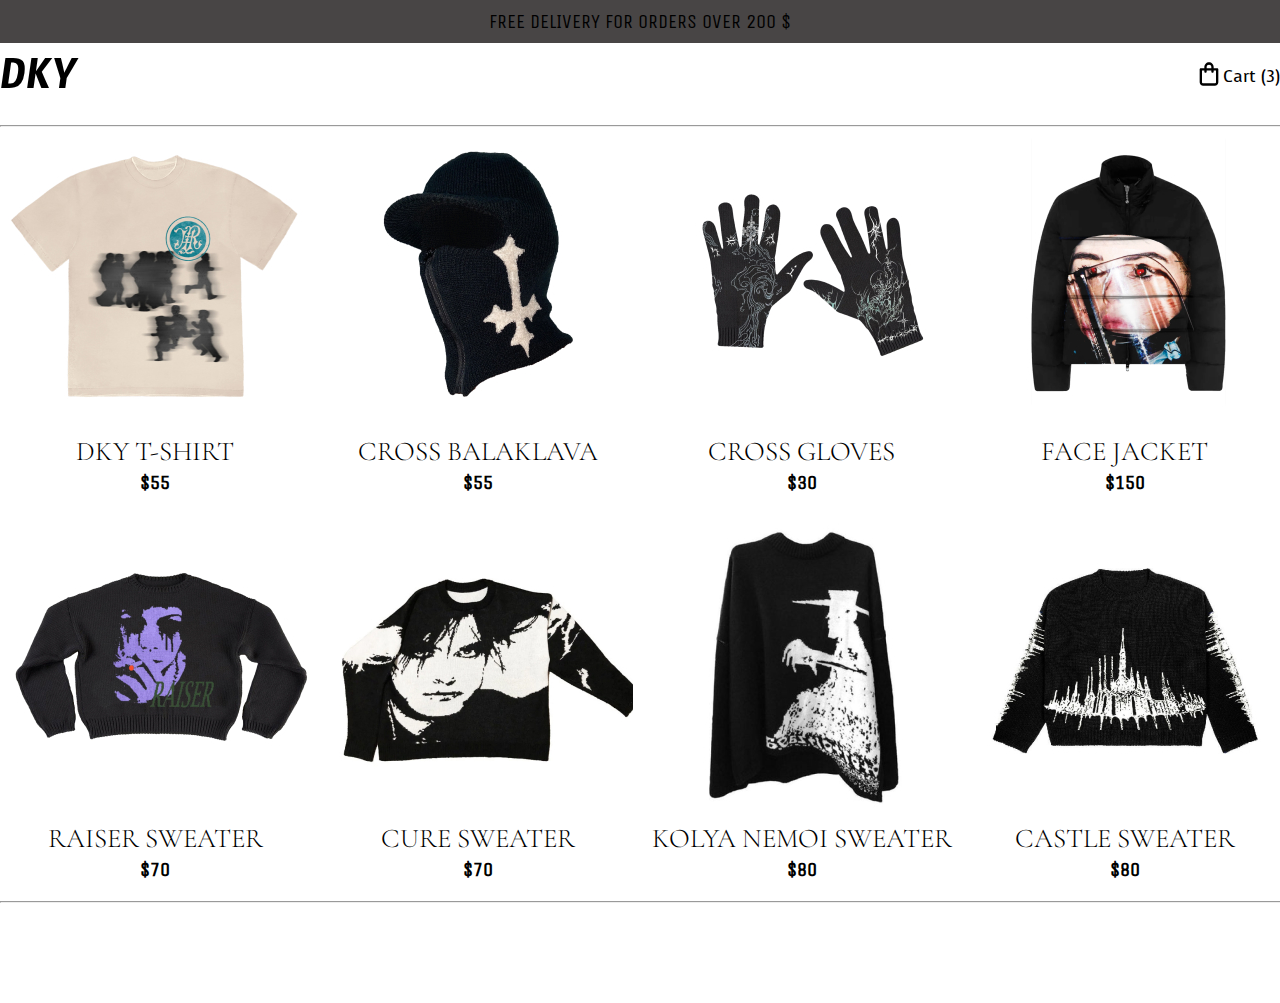
<file: index.html>
<!DOCTYPE html>
<html>
<head>
    <meta charset='utf-8'>
    <meta http-equiv='X-UA-Compatible' content='IE=edge'>
    <title>DKY</title>
    <link href="https://fonts.googleapis.com/css2?family=Varela+Round&display=swap" rel="stylesheet">
    <link href="https://fonts.googleapis.com/css2?family=Voces&display=swap" rel="stylesheet">
    <link href="https://fonts.googleapis.com/css2?family=Martel:wght@200;300;400;600;700;800&display=swap" rel="stylesheet">
    <link href="https://fonts.googleapis.com/css2?family=Cormorant+Garamond:wght@300;700&display=swap" rel="stylesheet">
    <link href="https://fonts.googleapis.com/css2?family=Roboto:ital,wght@0,100;0,300;0,400;0,500;0,700;0,900;1,100;1,300;1,400;1,500;1,700;1,900&display=swap" rel="stylesheet">
    <link href="https://fonts.googleapis.com/css2?family=Volkhov:wght@400;700&display=swap" rel="stylesheet">
    <link href="https://fonts.googleapis.com/css2?family=Timmana&display=swap" rel="stylesheet">
    <link href="https://fonts.googleapis.com/css2?family=Unica+One&display=swap" rel="stylesheet">
    <link href="https://fonts.googleapis.com/css2?family=Yanone+Kaffeesatz:wght@200;300;400;500;600&display=swap" rel="stylesheet">
    <meta name='viewport' content='width=device-width, initial-scale=1'>
    <meta name="viewport" content="width=device-width, initial-scale=1">
    <link rel='stylesheet' type='text/css' media='screen' href='css/style.css'>
    <link type="image/x-icon" rel="shortcut icon" href="img/favicon.ico">
</head>
<body style="overflow-x:hidden;" class="fadeIn">
    <div class="free-shipping-box">
        FREE DELIVERY FOR ORDERS OVER 200 $ 
    </div>
    <div class="wrapper-1">
        <div class="header">
<div class="logo">DKY</div>
<div class="cart">
    <a href="#" class="box-btn"><img class="cart-logo button1" src="img/bag.svg"></a>
     Cart (3)
</div>
</div>
<hr>
<div class="catalog">
<div class="card-wrapper">
    <div class="card-image"> 
        <a href="1.html"><img src="img/1.jpg"></a>
    </div>
    <div class="cart-text">DKY T-SHIRT</div>
    <div class="cart-price">$55</div>
</div>
<div class="card-wrapper">
    <div class="card-image"> 
        <a href="2.html"><img src="img/2.jpg"></a>
    </div>
    <div class="cart-text">CROSS BALAKLAVA</div>
    <div class="cart-price">$55</div>
</div>
<div class="card-wrapper">
    <div class="card-image"> 
        <a href="3.html"><img src="img/3.jpg"></a>
    </div>
    <div class="cart-text">CROSS GLOVES</div>
    <div class="cart-price">$30</div>
</div>
<div class="card-wrapper">
    <div class="card-image"> 
        <a href="4.html"><img src="img/4.jpg"></a>
    </div>
    <div class="cart-text">FACE JACKET</div>
    <div class="cart-price">$150</div>
</div>
<div class="card-wrapper">
    <div class="card-image"> 
        <a href="5.html"><img src="img/5.jpg"></a>
    </div>
    <div class="cart-text">RAISER SWEATER</div>
    <div class="cart-price">$70</div>
</div>
<div class="card-wrapper">
    <div class="card-image"> 
        <a href="6.html"><img src="img/6.jpg"></a>
    </div>
    <div class="cart-text">CURE SWEATER</div>
    <div class="cart-price">$70</div>
</div>
<div class="card-wrapper">
    <div class="card-image"> 
        <a href="7.html"><img src="img/7.jpg"></a>
    </div>
    <div class="cart-text">KOLYA NEMOI SWEATER</div>
    <div class="cart-price">$80</div>
</div>
<div class="card-wrapper">
    <div class="card-image"> 
        <a href="8.html"><img src="img/8.jpg"></a>
    </div>
    <div class="cart-text">CASTLE SWEATER</div>
    <div class="cart-price">$80</div>
</div>
</div>
	

<hr>
    <div class="block__row hide">
      <div class="block__element block__element_1">
        <div class="block__content">
            <h3>Polices</h3>
            <li>Shipping</li>
            <li>Returns</li>
            <li>Terms of Service</li>
            <li>Privacy Policy</li>
        </div>
      </div>
      
      <div class="block__element block__element_2">
        <div class="block__content"><li class="myaa">Copyright © 2021</li>
          <li class="myaa">DKY 2021®.</li>
        </div>
      </div>
      <div class="block__element block__element_3">
        <div class="block__content"><a href="https://vk.com/away.php?utf=1&to=https%3A%2F%2Finstagram.com%2Fodpixelme%3Figshid%3DYmMyMTA2M2Y%3D"><img class="social" src="img/inst.svg"></a>
            <a href="https://vk.com/lublybebry"><img class="social" src="img/vk.svg"></a>
            <a href="http://site.ru"><img class="social" src="img/telegram.svg"></a></div>
      </div>
    </div>


    </div>

     <div class="popup__overlay hidden fadeIn">
      <div class="order-form">
        <div class="close"><img class="close-x" src="img/close.png"></div>
        <div class="items">
        <div class="item-img"><img class="cart-img"src="img/cart1.svg"></div>
        <div class="item-name">DKY T-SHIRT  </div>
        <div class="item-price">
          <li>Price</li>
          <li>$55.00</li>
        </div>
        <div class="item-quantity">
          <li>Quantity</li>
           <div class="quantity">
            <button class="button plus" onclick="plus()" data-id="abc">+</button>
            <input type="text" id="someInputId" value="1"/>
              <button class="button minus" onclick="minus()" data-id="abc">-</button>
           </div>
        </div>
        <div class="item-size">
          <li>Size</li>
          <li>S</li>
        </div>
      </div> 
      <div class="items">
        <div class="item-img"><img class="cart-img"src="img/cart1.svg"></div>
        <div class="item-name">DKY T-SHIRT  </div>
        <div class="item-price">
          <li>Price</li>
          <li>$55.00</li>
        </div>
        <div class="item-quantity">
          <li>Quantity</li>
           <div class="quantity">
            <button class="button plus" onclick="plus1()" data-id="abcd">+</button>
            <input type="text" id="someInputId2" value="1"/>
            <button class="button minus" onclick="minus1()" data-id="abcd">-</button>
           </div>
        </div>
        <div class="item-size">
          <li>Size</li>
          <li>M</li>
        </div>
      </div>
      <div class="items">
        <div class="item-img"><img class="cart-img"src="img/cart1.svg"></div>
        <div class="item-name">DKY T-SHIRT  </div>
        <div class="item-price">
          <li>Price</li>
          <li>$55.00</li>
        </div>
        <div class="item-quantity">
          <li>Quantity</li>
           <div class="quantity">
            <button class="button plus" onclick="plus2()" data-id="abcdf">+</button>
            <input type="text" id="someInputId3" value="1"/>
            <button class="button minus" onclick="minus2()" data-id="abcdf">-</button>
           </div>
        </div>
        <div class="item-size">
          <li>Size</li>
          <li>L</li>
        </div>
      </div>
      <div class="bottom_menu_cart">
        <div class="total">Total 165.00$</div>
        <div class="offer_button"><a href="order.html" class="box-btn"><button class="buy2">Buy</button></a></div>
      </div>
    </div>
  </div>
  <script src="script/footer.js"></script>
  <script src="script/script.js"></script>
</body>
</html>
</file>
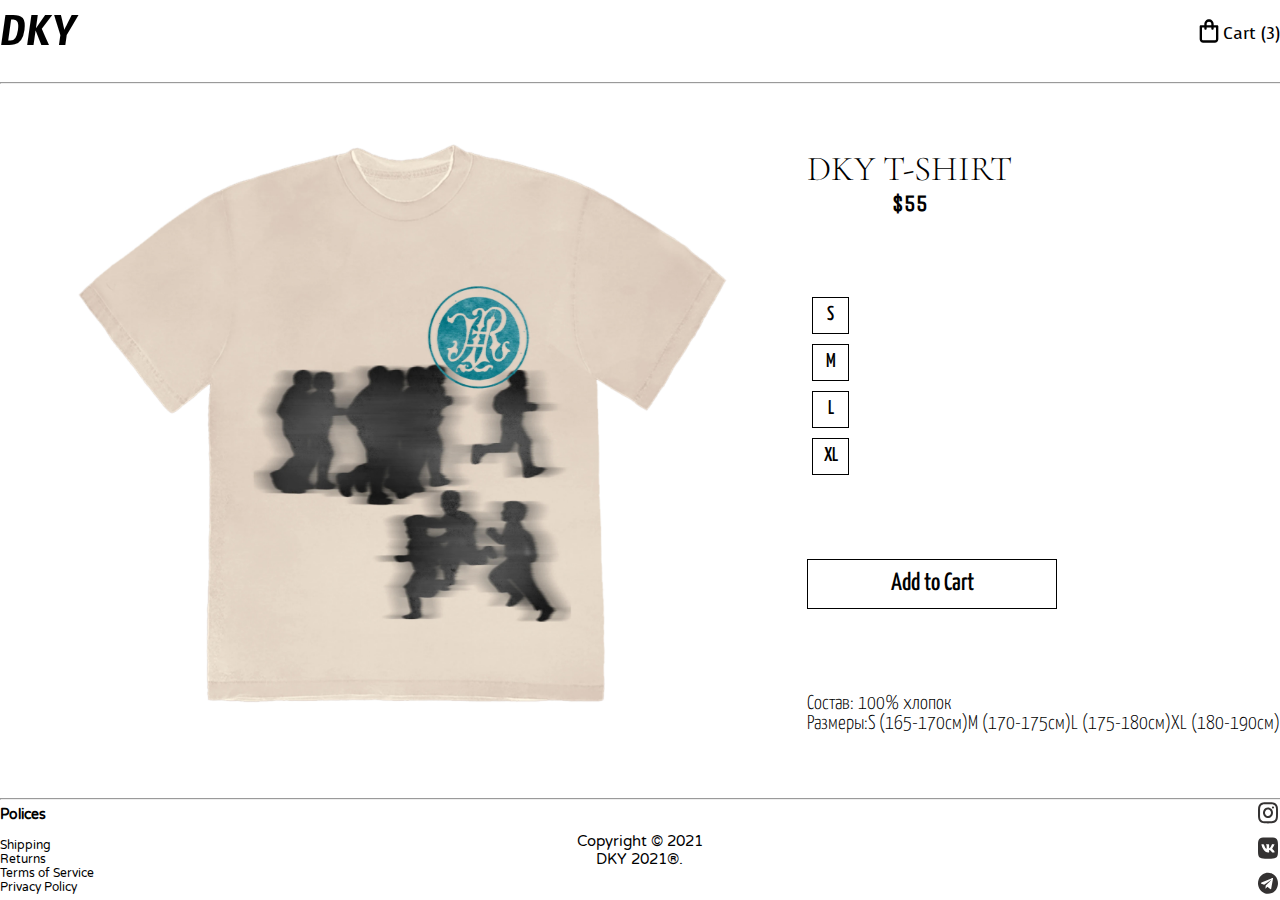
<file: 1.html>
<!DOCTYPE html>
<html>
<head>
    <meta charset='utf-8'>
    <meta http-equiv='X-UA-Compatible' content='IE=edge'>
    <title>DKY</title>
    <link type="image/x-icon" rel="shortcut icon" href="img/favicon.ico">
    <link href="https://fonts.googleapis.com/css2?family=Varela+Round&display=swap" rel="stylesheet">
    <link href="https://fonts.googleapis.com/css2?family=Voces&display=swap" rel="stylesheet">
    <link href="https://fonts.googleapis.com/css2?family=Volkhov:wght@700&display=swap" rel="stylesheet">
    <link href="https://fonts.googleapis.com/css2?family=Timmana&display=swap" rel="stylesheet">
    <link href="https://fonts.googleapis.com/css2?family=Unica+One&display=swap" rel="stylesheet">
    <link href="https://fonts.googleapis.com/css2?family=Volkhov:wght@400;700&display=swap" rel="stylesheet">
    <link href="https://fonts.googleapis.com/css2?family=Yanone+Kaffeesatz:wght@200;300;400;500;600&display=swap" rel="stylesheet">
    <link href="https://fonts.googleapis.com/css2?family=Cormorant+Garamond:wght@300;700&display=swap" rel="stylesheet">
    <meta name='viewport' content='width=device-width, initial-scale=1'>
    <link rel='stylesheet' type='text/css' media='screen' href='css/style.css'>
</head>
<body class="fadeIn" style="overflow-x: hidden;">
    <div class="wrapper">
    
        <header class="header">
               <a href="index.html"><div class="logo block__element">DKY</div></a> 
<div class="cart block__element">
  <a href="#" class="box-btn"><img class="cart-logo button1" src="img/bag.svg"></a>
     Cart (3)
</div>

        </header>
        <hr>

        <div class="content">
<div class="main">
  <div class="img-tovar"><img class="tovar" src="img/tovar1.jpg"></div>
    <div class="box">
      <div class="box-2">
        <div class="name">DKY T-SHIRT 
          <div class="name-price">$55</div>
        </div>
        </div>

          <div class="sizes">
              <div class="size-box"><li>S</li></div>
              <div class="size-box"><li>M</li></div>
              <div class="size-box"><li>L</li></div>
              <div class="size-box-xl"><li>XL</li></div>
            </div>

            <div class="purchase"><a href="#" class="box-btn"><button class="buy">Add to Cart</button></a></div>
            <div class="opis">
            <div class="opis1">Состав: 100% хлопок</div>
              <div class="opis2">
                <div class="size-2">Размеры:</div>
                <div class="size-2">S (165-170см)</div>
                <div class="size-2">M (170-175см)</div>
                <div class="size-2">L (175-180см)</div>
                <div class="size-2">XL (180-190см)</div>
                
              </div>
            </div>
            </div>
        </div>
      </div>
     










<hr>
<div class="footer">
    <div class="block__row">
      <div class="block__element block__element_1">
        <div class="block__content">
            <h3>Polices</h3>
            <li>Shipping</li>
            <li>Returns</li>
            <li>Terms of Service</li>
            <li>Privacy Policy</li>
        </div>
      </div>
      <div class="block__element block__element_2">
        <div class="block__content"><li class="myaa">Copyright © 2021<li>
          <li class="myaa">DKY 2021®.</li>
        </div>
      </div>
      <div class="block__element block__element_3">
        <div class="block__content"><a href="https://vk.com/away.php?utf=1&to=https%3A%2F%2Finstagram.com%2Fodpixelme%3Figshid%3DYmMyMTA2M2Y%3D"><img class="social" src="img/inst.svg"></a>
            <a href="https://vk.com/lublybebry"><img class="social" src="img/vk.svg"></a>
            <a href="http://site.ru"><img class="social" src="img/telegram.svg"></a></div>
      </div>
    </div>

    </div>
    </div>


    <div class="popup__overlay hidden fadeIn">
      <div class="order-form">
        <div class="close"><img class="close-x" src="img/close.png"></div>
        <div class="items">
        <div class="item-img"><img class="cart-img"src="img/cart1.svg"></div>
        <div class="item-name">DKY T-SHIRT  </div>
        <div class="item-price">
          <li>Price</li>
          <li>$55.00</li>
        </div>
        <div class="item-quantity">
          <li>Quantity</li>
           <div class="quantity">
            <button class="button plus" onclick="plus()" data-id="abc">+</button>
            <input type="text" id="someInputId" value="1"/>
              <button class="button minus" onclick="minus()" data-id="abc">-</button>
           </div>
        </div>
        <div class="item-size">
          <li>Size</li>
          <li>S</li>
        </div>
      </div> 
      <div class="items">
        <div class="item-img"><img class="cart-img"src="img/cart1.svg"></div>
        <div class="item-name">DKY T-SHIRT  </div>
        <div class="item-price">
          <li>Price</li>
          <li>$55.00</li>
        </div>
        <div class="item-quantity">
          <li>Quantity</li>
           <div class="quantity">
            <button class="button plus" onclick="plus1()" data-id="abcd">+</button>
            <input type="text" id="someInputId2" value="1"/>
            <button class="button minus" onclick="minus1()" data-id="abcd">-</button>
           </div>
        </div>
        <div class="item-size">
          <li>Size</li>
          <li>M</li>
        </div>
      </div>
      <div class="items">
        <div class="item-img"><img class="cart-img"src="img/cart1.svg"></div>
        <div class="item-name">DKY T-SHIRT  </div>
        <div class="item-price">
          <li>Price</li>
          <li>$55.00</li>
        </div>
        <div class="item-quantity">
          <li>Quantity</li>
           <div class="quantity">
            <button class="button plus" onclick="plus2()" data-id="abcdf">+</button>
            <input type="text" id="someInputId3" value="1"/>
            <button class="button minus" onclick="minus2()" data-id="abcdf">-</button>
           </div>
        </div>
        <div class="item-size">
          <li>Size</li>
          <li>L</li>
        </div>
      </div>
      <div class="bottom_menu_cart">
        <div class="total">Total 165.00$</div>
        <div class="offer_button"><a href="order.html" class="box-btn"><button class="buy2">Buy</button></a></div>
      </div>
    </div>
  </div>
    <script src="script/script.js"></script>
</body>
</html>
</file>
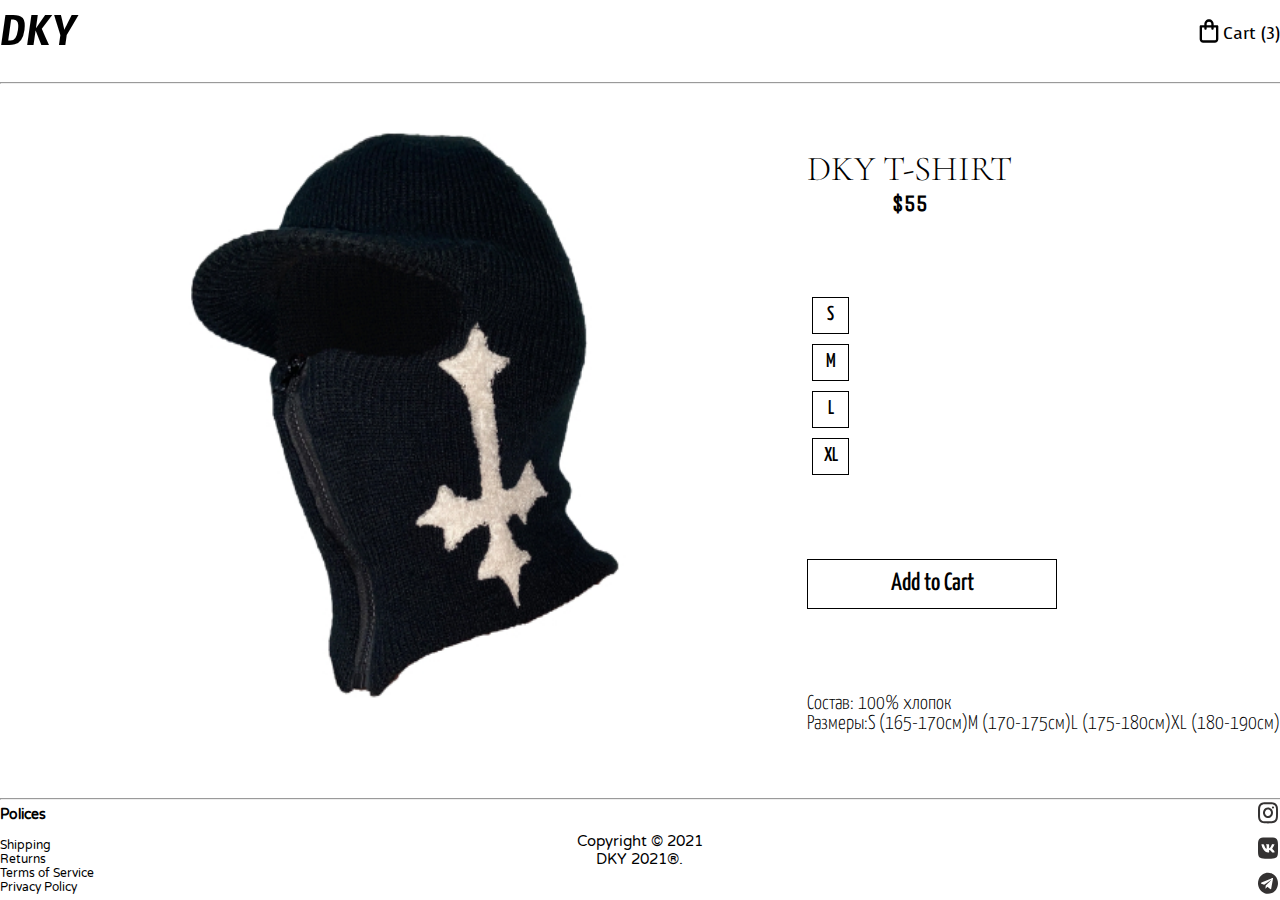
<file: 2.html>
<!DOCTYPE html>
<html>
<head>
    <meta charset='utf-8'>
    <meta http-equiv='X-UA-Compatible' content='IE=edge'>
    <title>DKY</title>
    <link type="image/x-icon" rel="shortcut icon" href="img/favicon.ico">
    <link href="https://fonts.googleapis.com/css2?family=Varela+Round&display=swap" rel="stylesheet">
    <link href="https://fonts.googleapis.com/css2?family=Voces&display=swap" rel="stylesheet">
    <link href="https://fonts.googleapis.com/css2?family=Volkhov:wght@700&display=swap" rel="stylesheet">
    <link href="https://fonts.googleapis.com/css2?family=Timmana&display=swap" rel="stylesheet">
    <link href="https://fonts.googleapis.com/css2?family=Unica+One&display=swap" rel="stylesheet">
    <link href="https://fonts.googleapis.com/css2?family=Volkhov:wght@400;700&display=swap" rel="stylesheet">
    <link href="https://fonts.googleapis.com/css2?family=Yanone+Kaffeesatz:wght@200;300;400;500;600&display=swap" rel="stylesheet">
    <link href="https://fonts.googleapis.com/css2?family=Cormorant+Garamond:wght@300;700&display=swap" rel="stylesheet">
    <meta name='viewport' content='width=device-width, initial-scale=1'>
    <link rel='stylesheet' type='text/css' media='screen' href='css/style.css'>
</head>
<body class="fadeIn" style="overflow-x: hidden;">
    <div class="wrapper">
    
        <header class="header">
               <a href="index.html"><div class="logo block__element">DKY</div></a> 
<div class="cart block__element">
  <a href="#" class="box-btn"><img class="cart-logo button1" src="img/bag.svg"></a>
     Cart (3)
</div>

        </header>
        <hr>

        <div class="content">
<div class="main">
  <div class="img-tovar"><img class="tovar" src="img/tovar2.jpg"></div>
    <div class="box">
      <div class="box-2">
        <div class="name">DKY T-SHIRT 
          <div class="name-price">$55</div>
        </div>
        </div>

          <div class="sizes">
              <div class="size-box"><li>S</li></div>
              <div class="size-box"><li>M</li></div>
              <div class="size-box"><li>L</li></div>
              <div class="size-box-xl"><li>XL</li></div>
            </div>

            <div class="purchase"><a href="#" class="box-btn"><button class="buy">Add to Cart</button></a></div>
            <div class="opis">
            <div class="opis1">Состав: 100% хлопок</div>
              <div class="opis2">
                <div class="size-2">Размеры:</div>
                <div class="size-2">S (165-170см)</div>
                <div class="size-2">M (170-175см)</div>
                <div class="size-2">L (175-180см)</div>
                <div class="size-2">XL (180-190см)</div>
                
              </div>
            </div>
            </div>
        </div>
      </div>
     










<hr>
<div class="footer">
    <div class="block__row">
      <div class="block__element block__element_1">
        <div class="block__content">
            <h3>Polices</h3>
            <li>Shipping</li>
            <li>Returns</li>
            <li>Terms of Service</li>
            <li>Privacy Policy</li>
        </div>
      </div>
      <div class="block__element block__element_2">
        <div class="block__content"><li class="myaa">Copyright © 2021<li>
          <li class="myaa">DKY 2021®.</li>
        </div> 
      </div>
      <div class="block__element block__element_3">
        <div class="block__content"><a href="https://vk.com/away.php?utf=1&to=https%3A%2F%2Finstagram.com%2Fodpixelme%3Figshid%3DYmMyMTA2M2Y%3D"><img class="social" src="img/inst.svg"></a>
            <a href="https://vk.com/lublybebry"><img class="social" src="img/vk.svg"></a>
            <a href="http://site.ru"><img class="social" src="img/telegram.svg"></a></div>
      </div>
    </div>

    </div>
    </div>


    <div class="popup__overlay hidden fadeIn">
      <div class="order-form">
        <div class="close"><img class="close-x" src="img/close.png"></div>
        <div class="items">
        <div class="item-img"><img class="cart-img"src="img/cart1.svg"></div>
        <div class="item-name">DKY T-SHIRT  </div>
        <div class="item-price">
          <li>Price</li>
          <li>$55.00</li>
        </div>
        <div class="item-quantity">
          <li>Quantity</li>
           <div class="quantity">
            <button class="button plus" onclick="plus()" data-id="abc">+</button>
            <input type="text" id="someInputId" value="1"/>
              <button class="button minus" onclick="minus()" data-id="abc">-</button>
           </div>
        </div>
        <div class="item-size">
          <li>Size</li>
          <li>S</li>
        </div>
      </div> 
      <div class="items">
        <div class="item-img"><img class="cart-img"src="img/cart1.svg"></div>
        <div class="item-name">DKY T-SHIRT  </div>
        <div class="item-price">
          <li>Price</li>
          <li>$55.00</li>
        </div>
        <div class="item-quantity">
          <li>Quantity</li>
           <div class="quantity">
            <button class="button plus" onclick="plus1()" data-id="abcd">+</button>
            <input type="text" id="someInputId2" value="1"/>
            <button class="button minus" onclick="minus1()" data-id="abcd">-</button>
           </div>
        </div>
        <div class="item-size">
          <li>Size</li>
          <li>M</li>
        </div>
      </div>
      <div class="items">
        <div class="item-img"><img class="cart-img"src="img/cart1.svg"></div>
        <div class="item-name">DKY T-SHIRT  </div>
        <div class="item-price">
          <li>Price</li>
          <li>$55.00</li>
        </div>
        <div class="item-quantity">
          <li>Quantity</li>
           <div class="quantity">
            <button class="button plus" onclick="plus2()" data-id="abcdf">+</button>
            <input type="text" id="someInputId3" value="1"/>
            <button class="button minus" onclick="minus2()" data-id="abcdf">-</button>
           </div>
        </div>
        <div class="item-size">
          <li>Size</li>
          <li>L</li>
        </div>
      </div>
      <div class="bottom_menu_cart">
        <div class="total">Total 165.00$</div>
        <div class="offer_button"><a href="order.html" class="box-btn"><button class="buy2">Buy</button></a></div>
      </div>
    </div>
  </div>
    <script src="script/script.js"></script>
</body>
</html>
</file>
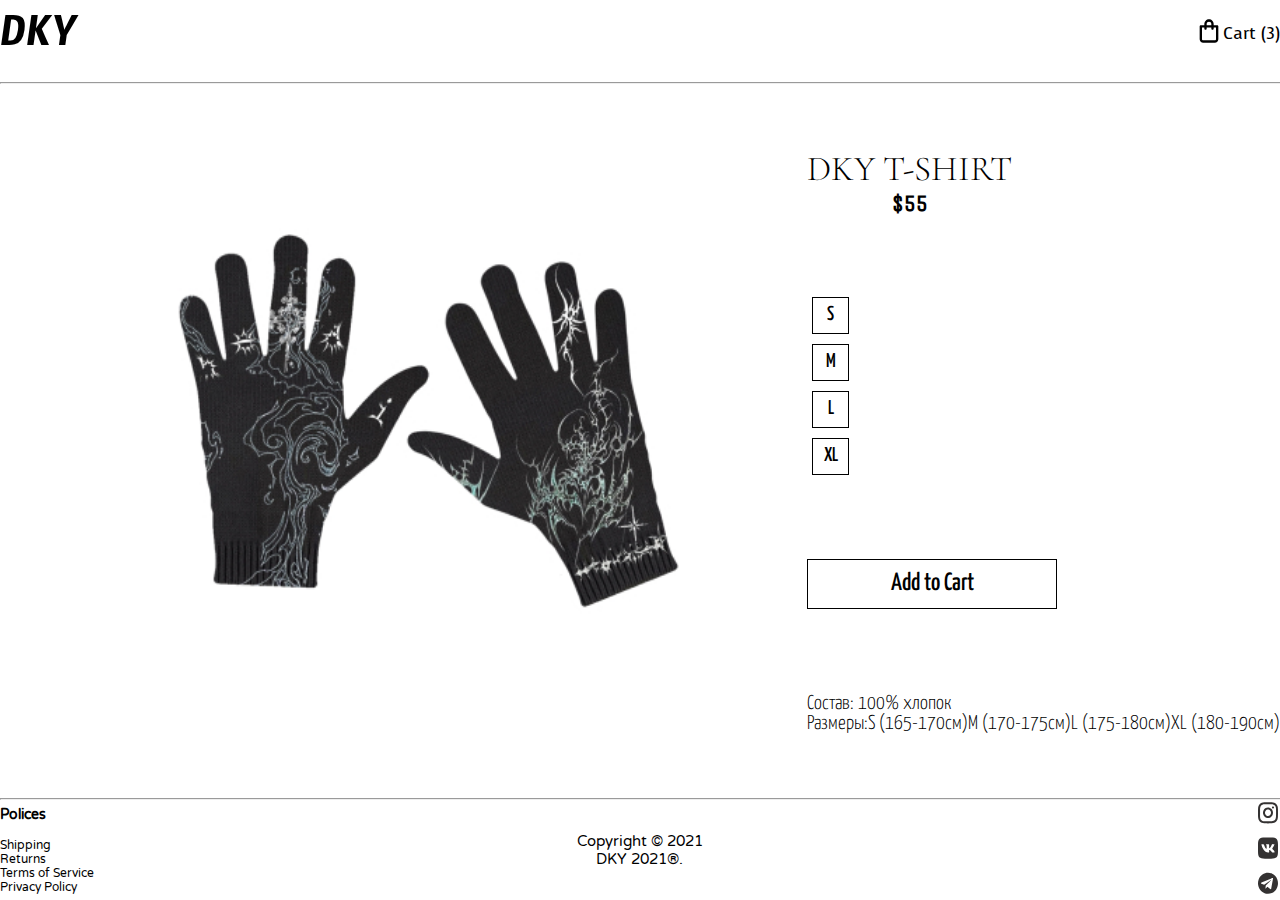
<file: 3.html>
<!DOCTYPE html>
<html>
<head>
    <meta charset='utf-8'>
    <meta http-equiv='X-UA-Compatible' content='IE=edge'>
    <title>DKY</title>
    <link type="image/x-icon" rel="shortcut icon" href="img/favicon.ico">
    <link href="https://fonts.googleapis.com/css2?family=Varela+Round&display=swap" rel="stylesheet">
    <link href="https://fonts.googleapis.com/css2?family=Voces&display=swap" rel="stylesheet">
    <link href="https://fonts.googleapis.com/css2?family=Volkhov:wght@700&display=swap" rel="stylesheet">
    <link href="https://fonts.googleapis.com/css2?family=Timmana&display=swap" rel="stylesheet">
    <link href="https://fonts.googleapis.com/css2?family=Unica+One&display=swap" rel="stylesheet">
    <link href="https://fonts.googleapis.com/css2?family=Volkhov:wght@400;700&display=swap" rel="stylesheet">
    <link href="https://fonts.googleapis.com/css2?family=Yanone+Kaffeesatz:wght@200;300;400;500;600&display=swap" rel="stylesheet">
    <link href="https://fonts.googleapis.com/css2?family=Cormorant+Garamond:wght@300;700&display=swap" rel="stylesheet">
    <meta name='viewport' content='width=device-width, initial-scale=1'>
    <link rel='stylesheet' type='text/css' media='screen' href='css/style.css'>
</head>
<body class="fadeIn" style="overflow-x: hidden;">
    <div class="wrapper">
    
        <header class="header">
               <a href="index.html"><div class="logo block__element">DKY</div></a> 
<div class="cart block__element">
  <a href="#" class="box-btn"><img class="cart-logo button1" src="img/bag.svg"></a>
     Cart (3)
</div>

        </header>
        <hr>

        <div class="content">
<div class="main">
  <div class="img-tovar"><img class="tovar" src="img/tovar3.jpg"></div>
    <div class="box">
      <div class="box-2">
        <div class="name">DKY T-SHIRT 
          <div class="name-price">$55</div>
        </div>
        </div>

          <div class="sizes">
              <div class="size-box"><li>S</li></div>
              <div class="size-box"><li>M</li></div>
              <div class="size-box"><li>L</li></div>
              <div class="size-box-xl"><li>XL</li></div>
            </div>

            <div class="purchase"><a href="#" class="box-btn"><button class="buy">Add to Cart</button></a></div>
            <div class="opis">
            <div class="opis1">Состав: 100% хлопок</div>
              <div class="opis2">
                <div class="size-2">Размеры:</div>
                <div class="size-2">S (165-170см)</div>
                <div class="size-2">M (170-175см)</div>
                <div class="size-2">L (175-180см)</div>
                <div class="size-2">XL (180-190см)</div>
                
              </div>
            </div>
            </div>
        </div>
      </div>
     










<hr>
<div class="footer">
    <div class="block__row">
      <div class="block__element block__element_1">
        <div class="block__content">
            <h3>Polices</h3>
            <li>Shipping</li>
            <li>Returns</li>
            <li>Terms of Service</li>
            <li>Privacy Policy</li>
        </div>
      </div>
      <div class="block__element block__element_2">
        <div class="block__content"><li class="myaa">Copyright © 2021<li>
          <li class="myaa">DKY 2021®.</li>
        </div>
      </div>
      <div class="block__element block__element_3">
        <div class="block__content"><a href="https://vk.com/away.php?utf=1&to=https%3A%2F%2Finstagram.com%2Fodpixelme%3Figshid%3DYmMyMTA2M2Y%3D"><img class="social" src="img/inst.svg"></a>
            <a href="https://vk.com/lublybebry"><img class="social" src="img/vk.svg"></a>
            <a href="http://site.ru"><img class="social" src="img/telegram.svg"></a></div>
      </div>
    </div>

    </div>
    </div>


    <div class="popup__overlay hidden fadeIn">
      <div class="order-form">
        <div class="close"><img class="close-x" src="img/close.png"></div>
        <div class="items">
        <div class="item-img"><img class="cart-img"src="img/cart1.svg"></div>
        <div class="item-name">DKY T-SHIRT  </div>
        <div class="item-price">
          <li>Price</li>
          <li>$55.00</li>
        </div>
        <div class="item-quantity">
          <li>Quantity</li>
           <div class="quantity">
            <button class="button plus" onclick="plus()" data-id="abc">+</button>
            <input type="text" id="someInputId" value="1"/>
              <button class="button minus" onclick="minus()" data-id="abc">-</button>
           </div>
        </div>
        <div class="item-size">
          <li>Size</li>
          <li>S</li>
        </div>
      </div> 
      <div class="items">
        <div class="item-img"><img class="cart-img"src="img/cart1.svg"></div>
        <div class="item-name">DKY T-SHIRT  </div>
        <div class="item-price">
          <li>Price</li>
          <li>$55.00</li>
        </div>
        <div class="item-quantity">
          <li>Quantity</li>
           <div class="quantity">
            <button class="button plus" onclick="plus1()" data-id="abcd">+</button>
            <input type="text" id="someInputId2" value="1"/>
            <button class="button minus" onclick="minus1()" data-id="abcd">-</button>
           </div>
        </div>
        <div class="item-size">
          <li>Size</li>
          <li>M</li>
        </div>
      </div>
      <div class="items">
        <div class="item-img"><img class="cart-img"src="img/cart1.svg"></div>
        <div class="item-name">DKY T-SHIRT  </div>
        <div class="item-price">
          <li>Price</li>
          <li>$55.00</li>
        </div>
        <div class="item-quantity">
          <li>Quantity</li>
           <div class="quantity">
            <button class="button plus" onclick="plus2()" data-id="abcdf">+</button>
            <input type="text" id="someInputId3" value="1"/>
            <button class="button minus" onclick="minus2()" data-id="abcdf">-</button>
           </div>
        </div>
        <div class="item-size">
          <li>Size</li>
          <li>L</li>
        </div>
      </div>
      <div class="bottom_menu_cart">
        <div class="total">Total 165.00$</div>
        <div class="offer_button"><a href="order.html" class="box-btn"><button class="buy2">Buy</button></a></div>
      </div>
    </div>
  </div>
    <script src="script/script.js"></script>
</body>
</html>
</file>
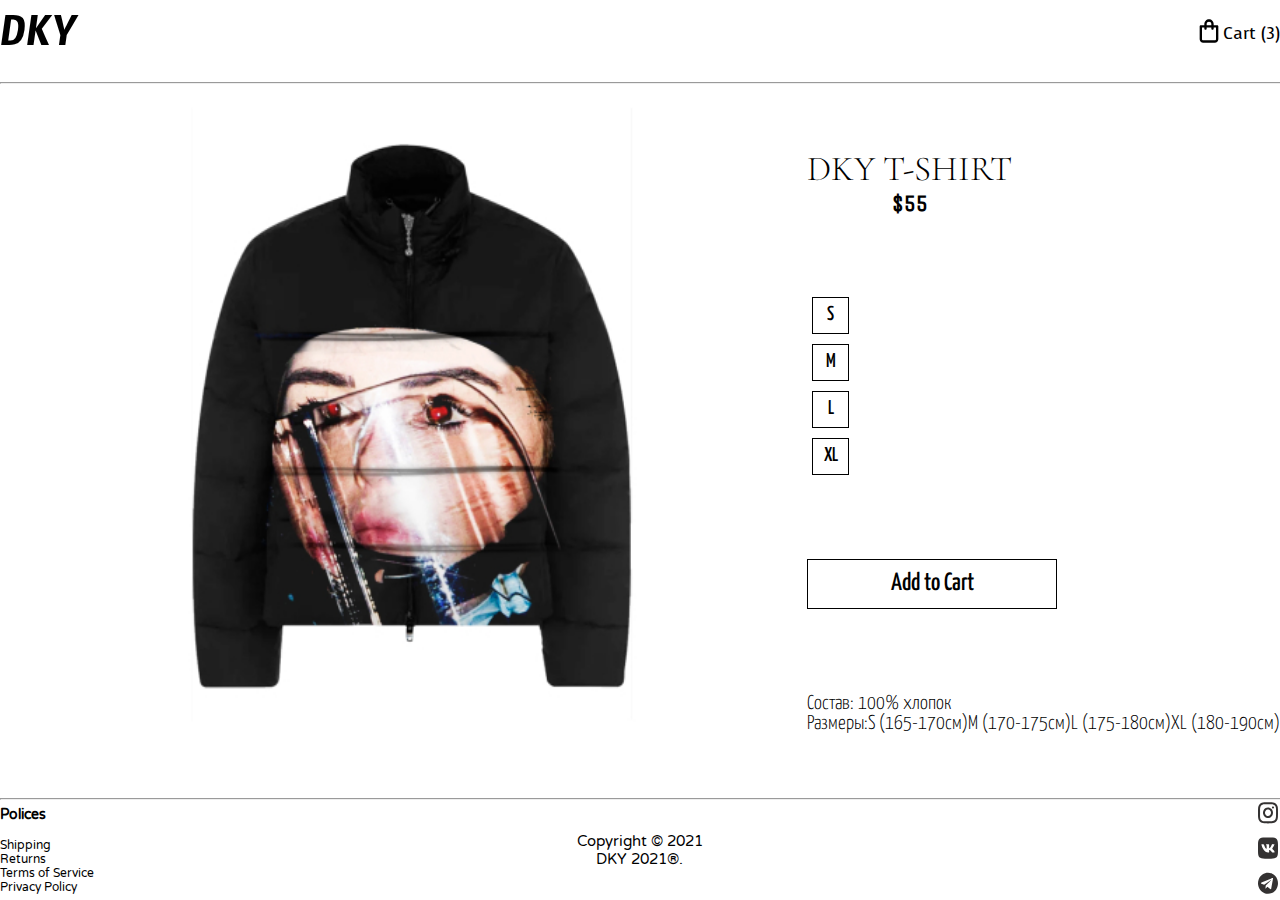
<file: 4.html>
<!DOCTYPE html>
<html>
<head>
    <meta charset='utf-8'>
    <meta http-equiv='X-UA-Compatible' content='IE=edge'>
    <title>DKY</title>
    <link type="image/x-icon" rel="shortcut icon" href="img/favicon.ico">
    <link href="https://fonts.googleapis.com/css2?family=Varela+Round&display=swap" rel="stylesheet">
    <link href="https://fonts.googleapis.com/css2?family=Voces&display=swap" rel="stylesheet">
    <link href="https://fonts.googleapis.com/css2?family=Volkhov:wght@700&display=swap" rel="stylesheet">
    <link href="https://fonts.googleapis.com/css2?family=Timmana&display=swap" rel="stylesheet">
    <link href="https://fonts.googleapis.com/css2?family=Unica+One&display=swap" rel="stylesheet">
    <link href="https://fonts.googleapis.com/css2?family=Volkhov:wght@400;700&display=swap" rel="stylesheet">
    <link href="https://fonts.googleapis.com/css2?family=Yanone+Kaffeesatz:wght@200;300;400;500;600&display=swap" rel="stylesheet">
    <link href="https://fonts.googleapis.com/css2?family=Cormorant+Garamond:wght@300;700&display=swap" rel="stylesheet">
    <meta name='viewport' content='width=device-width, initial-scale=1'>
    <link rel='stylesheet' type='text/css' media='screen' href='css/style.css'>
</head>
<body class="fadeIn" style="overflow-x: hidden;">
    <div class="wrapper">
    
        <header class="header">
               <a href="index.html"><div class="logo block__element">DKY</div></a> 
<div class="cart block__element">
  <a href="#" class="box-btn"><img class="cart-logo button1" src="img/bag.svg"></a>
     Cart (3)
</div>

        </header>
        <hr>

        <div class="content">
<div class="main">
  <div class="img-tovar"><img class="tovar" src="img/tovar4.jpg"></div>
    <div class="box">
      <div class="box-2">
        <div class="name">DKY T-SHIRT 
          <div class="name-price">$55</div>
        </div>
        </div>

          <div class="sizes">
              <div class="size-box"><li>S</li></div>
              <div class="size-box"><li>M</li></div>
              <div class="size-box"><li>L</li></div>
              <div class="size-box-xl"><li>XL</li></div>
            </div>

            <div class="purchase"><a href="#" class="box-btn"><button class="buy">Add to Cart</button></a></div>
            <div class="opis">
            <div class="opis1">Состав: 100% хлопок</div>
              <div class="opis2">
                <div class="size-2">Размеры:</div>
                <div class="size-2">S (165-170см)</div>
                <div class="size-2">M (170-175см)</div>
                <div class="size-2">L (175-180см)</div>
                <div class="size-2">XL (180-190см)</div>
                
              </div>
            </div>
            </div>
        </div>
      </div>
     










<hr>
<div class="footer">
    <div class="block__row">
      <div class="block__element block__element_1">
        <div class="block__content">
            <h3>Polices</h3>
            <li>Shipping</li>
            <li>Returns</li>
            <li>Terms of Service</li>
            <li>Privacy Policy</li>
        </div>
      </div>
      <div class="block__element block__element_2">
        <div class="block__content"><li class="myaa">Copyright © 2021<li>
          <li class="myaa">DKY 2021®.</li>
        </div>
      </div>
      <div class="block__element block__element_3">
        <div class="block__content"><a href="https://vk.com/away.php?utf=1&to=https%3A%2F%2Finstagram.com%2Fodpixelme%3Figshid%3DYmMyMTA2M2Y%3D"><img class="social" src="img/inst.svg"></a>
            <a href="https://vk.com/lublybebry"><img class="social" src="img/vk.svg"></a>
            <a href="http://site.ru"><img class="social" src="img/telegram.svg"></a></div>
      </div>
    </div>

    </div>
    </div>


    <div class="popup__overlay hidden fadeIn">
      <div class="order-form">
        <div class="close"><img class="close-x" src="img/close.png"></div>
        <div class="items">
        <div class="item-img"><img class="cart-img"src="img/cart1.svg"></div>
        <div class="item-name">DKY T-SHIRT  </div>
        <div class="item-price">
          <li>Price</li>
          <li>$55.00</li>
        </div>
        <div class="item-quantity">
          <li>Quantity</li>
           <div class="quantity">
            <button class="button plus" onclick="plus()" data-id="abc">+</button>
            <input type="text" id="someInputId" value="1"/>
              <button class="button minus" onclick="minus()" data-id="abc">-</button>
           </div>
        </div>
        <div class="item-size">
          <li>Size</li>
          <li>S</li>
        </div>
      </div> 
      <div class="items">
        <div class="item-img"><img class="cart-img"src="img/cart1.svg"></div>
        <div class="item-name">DKY T-SHIRT  </div>
        <div class="item-price">
          <li>Price</li>
          <li>$55.00</li>
        </div>
        <div class="item-quantity">
          <li>Quantity</li>
           <div class="quantity">
            <button class="button plus" onclick="plus1()" data-id="abcd">+</button>
            <input type="text" id="someInputId2" value="1"/>
            <button class="button minus" onclick="minus1()" data-id="abcd">-</button>
           </div>
        </div>
        <div class="item-size">
          <li>Size</li>
          <li>M</li>
        </div>
      </div>
      <div class="items">
        <div class="item-img"><img class="cart-img"src="img/cart1.svg"></div>
        <div class="item-name">DKY T-SHIRT  </div>
        <div class="item-price">
          <li>Price</li>
          <li>$55.00</li>
        </div>
        <div class="item-quantity">
          <li>Quantity</li>
           <div class="quantity">
            <button class="button plus" onclick="plus2()" data-id="abcdf">+</button>
            <input type="text" id="someInputId3" value="1"/>
            <button class="button minus" onclick="minus2()" data-id="abcdf">-</button>
           </div>
        </div>
        <div class="item-size">
          <li>Size</li>
          <li>L</li>
        </div>
      </div>
      <div class="bottom_menu_cart">
        <div class="total">Total 165.00$</div>
        <div class="offer_button"><a href="order.html" class="box-btn"><button class="buy2">Buy</button></a></div>
      </div>
    </div>
  </div>
    <script src="script/script.js"></script>
</body>
</html>
</file>
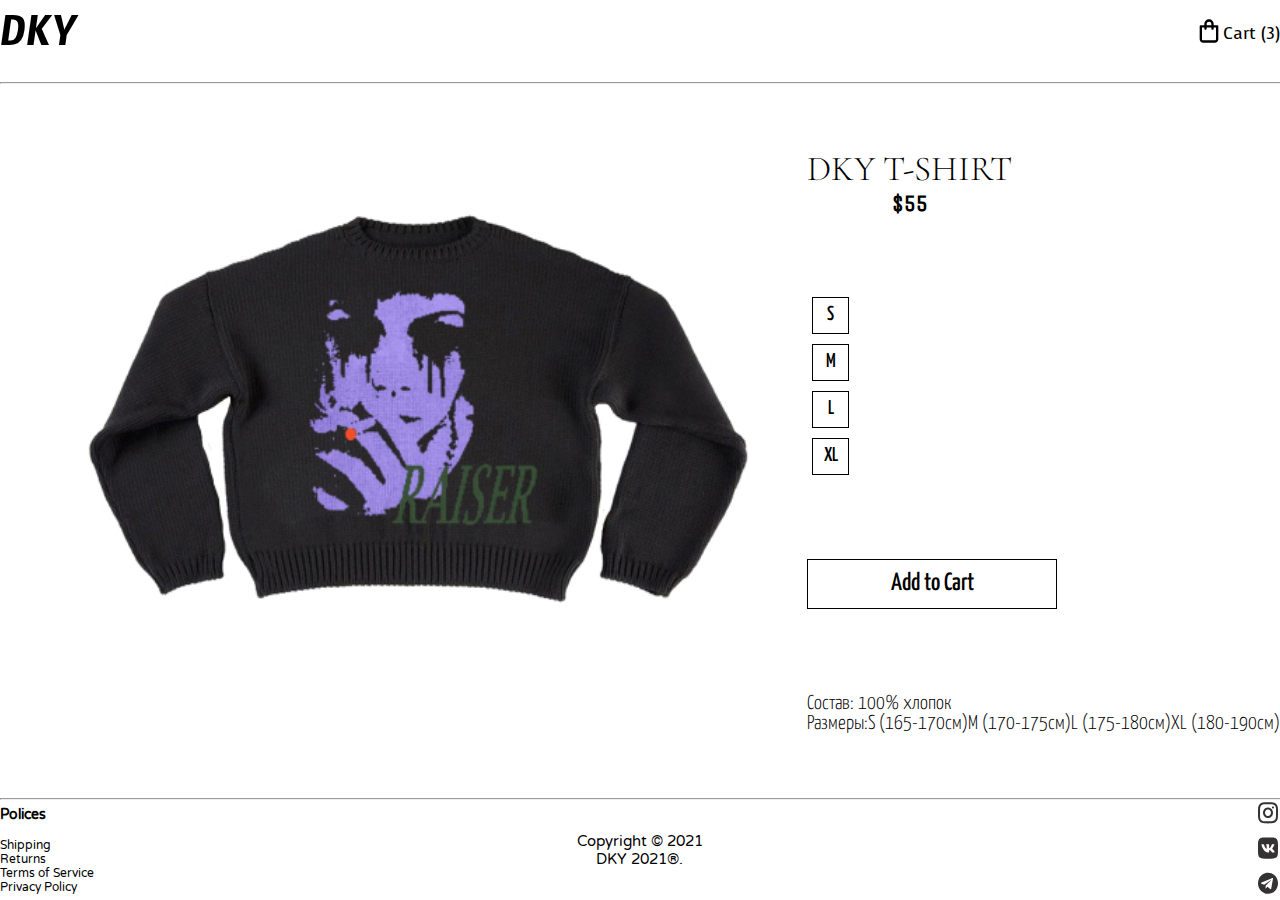
<file: 5.html>
<!DOCTYPE html>
<html>
<head>
    <meta charset='utf-8'>
    <meta http-equiv='X-UA-Compatible' content='IE=edge'>
    <title>DKY</title>
    <link type="image/x-icon" rel="shortcut icon" href="img/favicon.ico">
    <link href="https://fonts.googleapis.com/css2?family=Varela+Round&display=swap" rel="stylesheet">
    <link href="https://fonts.googleapis.com/css2?family=Voces&display=swap" rel="stylesheet">
    <link href="https://fonts.googleapis.com/css2?family=Volkhov:wght@700&display=swap" rel="stylesheet">
    <link href="https://fonts.googleapis.com/css2?family=Timmana&display=swap" rel="stylesheet">
    <link href="https://fonts.googleapis.com/css2?family=Unica+One&display=swap" rel="stylesheet">
    <link href="https://fonts.googleapis.com/css2?family=Volkhov:wght@400;700&display=swap" rel="stylesheet">
    <link href="https://fonts.googleapis.com/css2?family=Yanone+Kaffeesatz:wght@200;300;400;500;600&display=swap" rel="stylesheet">
    <link href="https://fonts.googleapis.com/css2?family=Cormorant+Garamond:wght@300;700&display=swap" rel="stylesheet">
    <meta name='viewport' content='width=device-width, initial-scale=1'>
    <link rel='stylesheet' type='text/css' media='screen' href='css/style.css'>
</head>
<body class="fadeIn" style="overflow-x: hidden;">
    <div class="wrapper">
    
        <header class="header">
               <a href="index.html"><div class="logo block__element">DKY</div></a> 
<div class="cart block__element">
  <a href="#" class="box-btn"><img class="cart-logo button1" src="img/bag.svg"></a>
     Cart (3)
</div>

        </header>
        <hr>

        <div class="content">
<div class="main">
  <div class="img-tovar"><img class="tovar" src="img/tovar5.jpg"></div>
    <div class="box">
      <div class="box-2">
        <div class="name">DKY T-SHIRT 
          <div class="name-price">$55</div>
        </div>
        </div>

          <div class="sizes">
              <div class="size-box"><li>S</li></div>
              <div class="size-box"><li>M</li></div>
              <div class="size-box"><li>L</li></div>
              <div class="size-box-xl"><li>XL</li></div>
            </div>

            <div class="purchase"><a href="#" class="box-btn"><button class="buy">Add to Cart</button></a></div>
            <div class="opis">
            <div class="opis1">Состав: 100% хлопок</div>
              <div class="opis2">
                <div class="size-2">Размеры:</div>
                <div class="size-2">S (165-170см)</div>
                <div class="size-2">M (170-175см)</div>
                <div class="size-2">L (175-180см)</div>
                <div class="size-2">XL (180-190см)</div>
                
              </div>
            </div>
            </div>
        </div>
      </div>
     










<hr>
<div class="footer">
    <div class="block__row">
      <div class="block__element block__element_1">
        <div class="block__content">
            <h3>Polices</h3>
            <li>Shipping</li>
            <li>Returns</li>
            <li>Terms of Service</li>
            <li>Privacy Policy</li>
        </div>
      </div>
      <div class="block__element block__element_2">
        <div class="block__content"><li class="myaa">Copyright © 2021<li>
          <li class="myaa">DKY 2021®.</li>
        </div>
      </div>
      <div class="block__element block__element_3">
        <div class="block__content"><a href="https://vk.com/away.php?utf=1&to=https%3A%2F%2Finstagram.com%2Fodpixelme%3Figshid%3DYmMyMTA2M2Y%3D"><img class="social" src="img/inst.svg"></a>
            <a href="https://vk.com/lublybebry"><img class="social" src="img/vk.svg"></a>
            <a href="http://site.ru"><img class="social" src="img/telegram.svg"></a></div>
      </div>
    </div>

    </div>
    </div>


    <div class="popup__overlay hidden fadeIn">
      <div class="order-form">
        <div class="close"><img class="close-x" src="img/close.png"></div>
        <div class="items">
        <div class="item-img"><img class="cart-img"src="img/cart1.svg"></div>
        <div class="item-name">DKY T-SHIRT  </div>
        <div class="item-price">
          <li>Price</li>
          <li>$55.00</li>
        </div>
        <div class="item-quantity">
          <li>Quantity</li>
           <div class="quantity">
            <button class="button plus" onclick="plus()" data-id="abc">+</button>
            <input type="text" id="someInputId" value="1"/>
              <button class="button minus" onclick="minus()" data-id="abc">-</button>
           </div>
        </div>
        <div class="item-size">
          <li>Size</li>
          <li>S</li>
        </div>
      </div> 
      <div class="items">
        <div class="item-img"><img class="cart-img"src="img/cart1.svg"></div>
        <div class="item-name">DKY T-SHIRT  </div>
        <div class="item-price">
          <li>Price</li>
          <li>$55.00</li>
        </div>
        <div class="item-quantity">
          <li>Quantity</li>
           <div class="quantity">
            <button class="button plus" onclick="plus1()" data-id="abcd">+</button>
            <input type="text" id="someInputId2" value="1"/>
            <button class="button minus" onclick="minus1()" data-id="abcd">-</button>
           </div>
        </div>
        <div class="item-size">
          <li>Size</li>
          <li>M</li>
        </div>
      </div>
      <div class="items">
        <div class="item-img"><img class="cart-img"src="img/cart1.svg"></div>
        <div class="item-name">DKY T-SHIRT  </div>
        <div class="item-price">
          <li>Price</li>
          <li>$55.00</li>
        </div>
        <div class="item-quantity">
          <li>Quantity</li>
           <div class="quantity">
            <button class="button plus" onclick="plus2()" data-id="abcdf">+</button>
            <input type="text" id="someInputId3" value="1"/>
            <button class="button minus" onclick="minus2()" data-id="abcdf">-</button>
           </div>
        </div>
        <div class="item-size">
          <li>Size</li>
          <li>L</li>
        </div>
      </div>
      <div class="bottom_menu_cart">
        <div class="total">Total 165.00$</div>
        <div class="offer_button"><a href="order.html" class="box-btn"><button class="buy2">Buy</button></a></div>
      </div>
    </div>
  </div>
    <script src="script/script.js"></script>
</body>
</html>
</file>
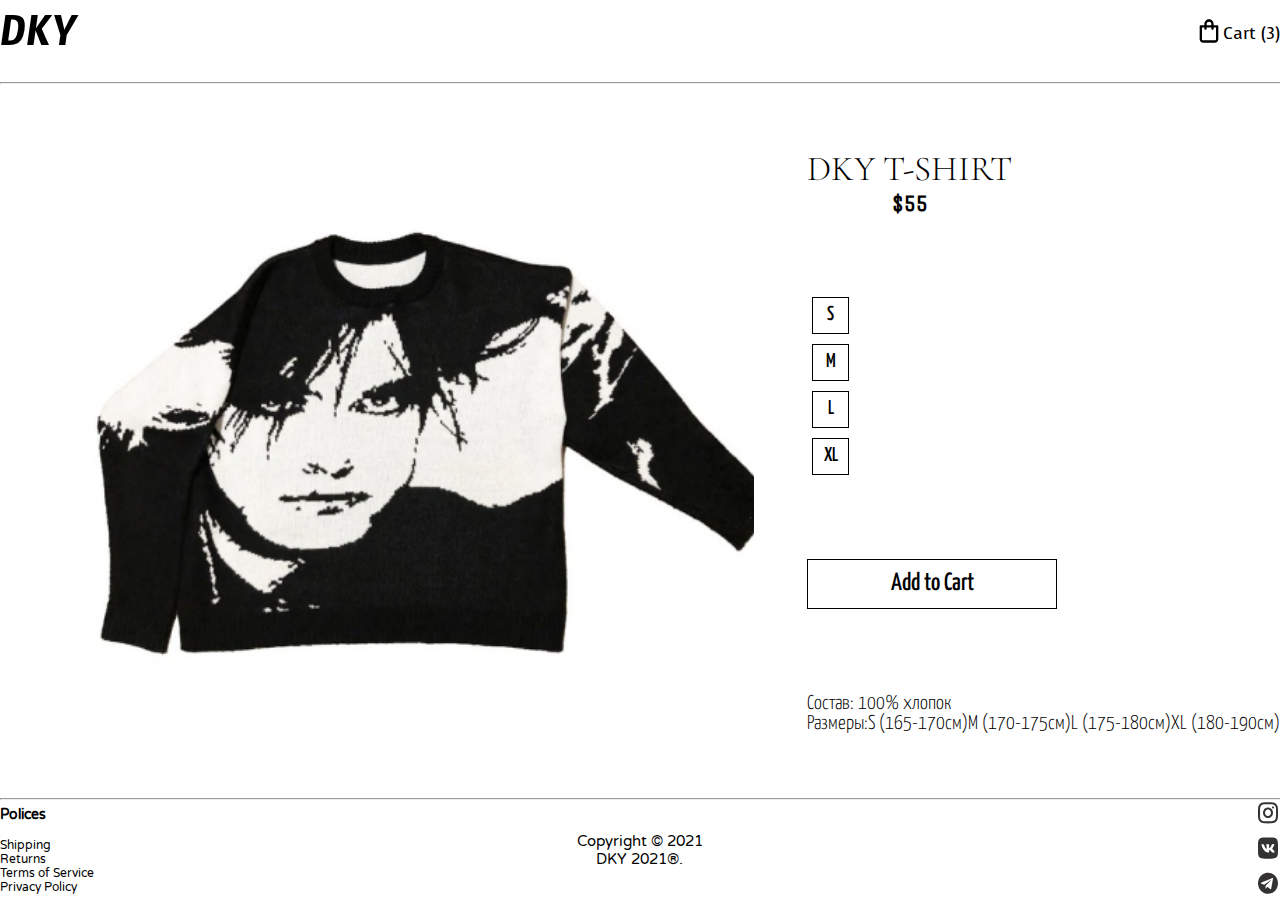
<file: 6.html>
<!DOCTYPE html>
<html>
<head>
    <meta charset='utf-8'>
    <meta http-equiv='X-UA-Compatible' content='IE=edge'>
    <title>DKY</title>
    <link type="image/x-icon" rel="shortcut icon" href="img/favicon.ico">
    <link href="https://fonts.googleapis.com/css2?family=Varela+Round&display=swap" rel="stylesheet">
    <link href="https://fonts.googleapis.com/css2?family=Voces&display=swap" rel="stylesheet">
    <link href="https://fonts.googleapis.com/css2?family=Volkhov:wght@700&display=swap" rel="stylesheet">
    <link href="https://fonts.googleapis.com/css2?family=Timmana&display=swap" rel="stylesheet">
    <link href="https://fonts.googleapis.com/css2?family=Unica+One&display=swap" rel="stylesheet">
    <link href="https://fonts.googleapis.com/css2?family=Volkhov:wght@400;700&display=swap" rel="stylesheet">
    <link href="https://fonts.googleapis.com/css2?family=Yanone+Kaffeesatz:wght@200;300;400;500;600&display=swap" rel="stylesheet">
    <link href="https://fonts.googleapis.com/css2?family=Cormorant+Garamond:wght@300;700&display=swap" rel="stylesheet">
    <meta name='viewport' content='width=device-width, initial-scale=1'>
    <link rel='stylesheet' type='text/css' media='screen' href='css/style.css'>
</head>
<body class="fadeIn" style="overflow-x: hidden;">
    <div class="wrapper">
    
        <header class="header">
               <a href="index.html"><div class="logo block__element">DKY</div></a> 
<div class="cart block__element">
  <a href="#" class="box-btn"><img class="cart-logo button1" src="img/bag.svg"></a>
     Cart (3)
</div>

        </header>
        <hr>

        <div class="content">
<div class="main">
  <div class="img-tovar"><img class="tovar" src="img/tovar6.jpg"></div>
    <div class="box">
      <div class="box-2">
        <div class="name">DKY T-SHIRT 
          <div class="name-price">$55</div>
        </div>
        </div>

          <div class="sizes">
              <div class="size-box"><li>S</li></div>
              <div class="size-box"><li>M</li></div>
              <div class="size-box"><li>L</li></div>
              <div class="size-box-xl"><li>XL</li></div>
            </div>

            <div class="purchase"><a href="#" class="box-btn"><button class="buy">Add to Cart</button></a></div>
            <div class="opis">
            <div class="opis1">Состав: 100% хлопок</div>
              <div class="opis2">
                <div class="size-2">Размеры:</div>
                <div class="size-2">S (165-170см)</div>
                <div class="size-2">M (170-175см)</div>
                <div class="size-2">L (175-180см)</div>
                <div class="size-2">XL (180-190см)</div>
                
              </div>
            </div>
            </div>
        </div>
      </div>
     










<hr>
<div class="footer">
    <div class="block__row">
      <div class="block__element block__element_1">
        <div class="block__content">
            <h3>Polices</h3>
            <li>Shipping</li>
            <li>Returns</li>
            <li>Terms of Service</li>
            <li>Privacy Policy</li>
        </div>
      </div>
      <div class="block__element block__element_2">
        <div class="block__content"><li class="myaa">Copyright © 2021<li>
          <li class="myaa">DKY 2021®.</li>
        </div>
      </div>
      <div class="block__element block__element_3">
        <div class="block__content"><a href="https://vk.com/away.php?utf=1&to=https%3A%2F%2Finstagram.com%2Fodpixelme%3Figshid%3DYmMyMTA2M2Y%3D"><img class="social" src="img/inst.svg"></a>
            <a href="https://vk.com/lublybebry"><img class="social" src="img/vk.svg"></a>
            <a href="http://site.ru"><img class="social" src="img/telegram.svg"></a></div>
      </div>
    </div>

    </div>
    </div>


    <div class="popup__overlay hidden fadeIn">
      <div class="order-form">
        <div class="close"><img class="close-x" src="img/close.png"></div>
        <div class="items">
        <div class="item-img"><img class="cart-img"src="img/cart1.svg"></div>
        <div class="item-name">DKY T-SHIRT  </div>
        <div class="item-price">
          <li>Price</li>
          <li>$55.00</li>
        </div>
        <div class="item-quantity">
          <li>Quantity</li>
           <div class="quantity">
            <button class="button plus" onclick="plus()" data-id="abc">+</button>
            <input type="text" id="someInputId" value="1"/>
              <button class="button minus" onclick="minus()" data-id="abc">-</button>
           </div>
        </div>
        <div class="item-size">
          <li>Size</li>
          <li>S</li>
        </div>
      </div> 
      <div class="items">
        <div class="item-img"><img class="cart-img"src="img/cart1.svg"></div>
        <div class="item-name">DKY T-SHIRT  </div>
        <div class="item-price">
          <li>Price</li>
          <li>$55.00</li>
        </div>
        <div class="item-quantity">
          <li>Quantity</li>
           <div class="quantity">
            <button class="button plus" onclick="plus1()" data-id="abcd">+</button>
            <input type="text" id="someInputId2" value="1"/>
            <button class="button minus" onclick="minus1()" data-id="abcd">-</button>
           </div>
        </div>
        <div class="item-size">
          <li>Size</li>
          <li>M</li>
        </div>
      </div>
      <div class="items">
        <div class="item-img"><img class="cart-img"src="img/cart1.svg"></div>
        <div class="item-name">DKY T-SHIRT  </div>
        <div class="item-price">
          <li>Price</li>
          <li>$55.00</li>
        </div>
        <div class="item-quantity">
          <li>Quantity</li>
           <div class="quantity">
            <button class="button plus" onclick="plus2()" data-id="abcdf">+</button>
            <input type="text" id="someInputId3" value="1"/>
            <button class="button minus" onclick="minus2()" data-id="abcdf">-</button>
           </div>
        </div>
        <div class="item-size">
          <li>Size</li>
          <li>L</li>
        </div>
      </div>
      <div class="bottom_menu_cart">
        <div class="total">Total 165.00$</div>
        <div class="offer_button"><a href="order.html" class="box-btn"><button class="buy2">Buy</button></a></div>
      </div>
    </div>
  </div>
    <script src="script/script.js"></script>
</body>
</html>
</file>
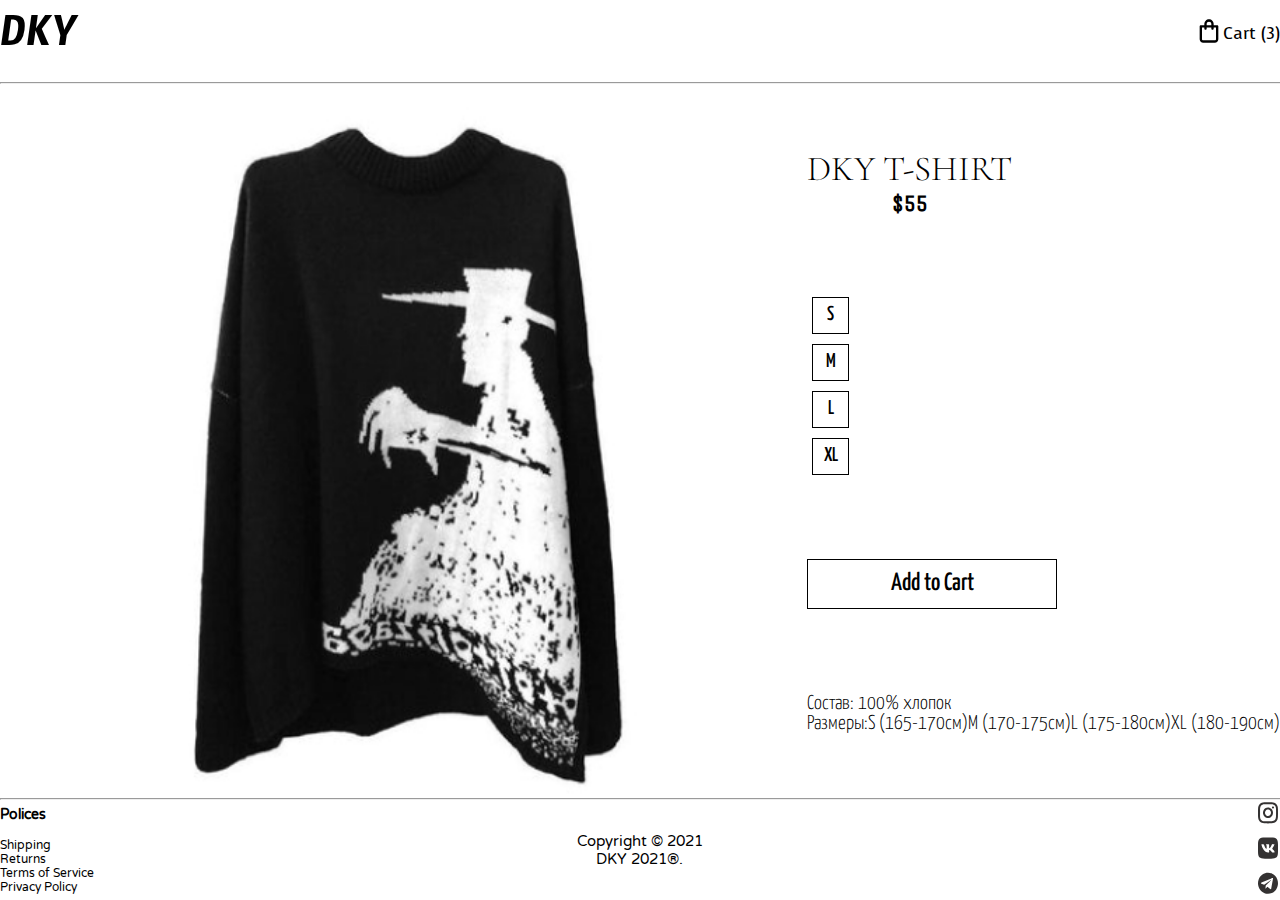
<file: 7.html>
<!DOCTYPE html>
<html>
<head>
    <meta charset='utf-8'>
    <meta http-equiv='X-UA-Compatible' content='IE=edge'>
    <title>DKY</title>
    <link type="image/x-icon" rel="shortcut icon" href="img/favicon.ico">
    <link href="https://fonts.googleapis.com/css2?family=Varela+Round&display=swap" rel="stylesheet">
    <link href="https://fonts.googleapis.com/css2?family=Voces&display=swap" rel="stylesheet">
    <link href="https://fonts.googleapis.com/css2?family=Volkhov:wght@700&display=swap" rel="stylesheet">
    <link href="https://fonts.googleapis.com/css2?family=Timmana&display=swap" rel="stylesheet">
    <link href="https://fonts.googleapis.com/css2?family=Unica+One&display=swap" rel="stylesheet">
    <link href="https://fonts.googleapis.com/css2?family=Volkhov:wght@400;700&display=swap" rel="stylesheet">
    <link href="https://fonts.googleapis.com/css2?family=Yanone+Kaffeesatz:wght@200;300;400;500;600&display=swap" rel="stylesheet">
    <link href="https://fonts.googleapis.com/css2?family=Cormorant+Garamond:wght@300;700&display=swap" rel="stylesheet">
    <meta name='viewport' content='width=device-width, initial-scale=1'>
    <link rel='stylesheet' type='text/css' media='screen' href='css/style.css'>
</head>
<body class="fadeIn" style="overflow-x: hidden;">
    <div class="wrapper">
    
        <header class="header">
               <a href="index.html"><div class="logo block__element">DKY</div></a> 
<div class="cart block__element">
  <a href="#" class="box-btn"><img class="cart-logo button1" src="img/bag.svg"></a>
     Cart (3)
</div>

        </header>
        <hr>

        <div class="content">
<div class="main">
  <div class="img-tovar"><img class="tovar" src="img/tovar7.jpg"></div>
    <div class="box">
      <div class="box-2">
        <div class="name">DKY T-SHIRT 
          <div class="name-price">$55</div>
        </div>
        </div>

          <div class="sizes">
              <div class="size-box"><li>S</li></div>
              <div class="size-box"><li>M</li></div>
              <div class="size-box"><li>L</li></div>
              <div class="size-box-xl"><li>XL</li></div>
            </div>

            <div class="purchase"><a href="#" class="box-btn"><button class="buy">Add to Cart</button></a></div>
            <div class="opis">
            <div class="opis1">Состав: 100% хлопок</div>
              <div class="opis2">
                <div class="size-2">Размеры:</div>
                <div class="size-2">S (165-170см)</div>
                <div class="size-2">M (170-175см)</div>
                <div class="size-2">L (175-180см)</div>
                <div class="size-2">XL (180-190см)</div>
                
              </div>
            </div>
            </div>
        </div>
      </div>
     










<hr>
<div class="footer">
    <div class="block__row">
      <div class="block__element block__element_1">
        <div class="block__content">
            <h3>Polices</h3>
            <li>Shipping</li>
            <li>Returns</li>
            <li>Terms of Service</li>
            <li>Privacy Policy</li>
        </div>
      </div>
      <div class="block__element block__element_2">
        <div class="block__content"><li class="myaa">Copyright © 2021<li>
          <li class="myaa">DKY 2021®.</li>
        </div>
      </div>
      <div class="block__element block__element_3">
        <div class="block__content"><a href="https://vk.com/away.php?utf=1&to=https%3A%2F%2Finstagram.com%2Fodpixelme%3Figshid%3DYmMyMTA2M2Y%3D"><img class="social" src="img/inst.svg"></a>
            <a href="https://vk.com/lublybebry"><img class="social" src="img/vk.svg"></a>
            <a href="http://site.ru"><img class="social" src="img/telegram.svg"></a></div>
      </div>
    </div>

    </div>
    </div>


    <div class="popup__overlay hidden fadeIn">
      <div class="order-form">
        <div class="close"><img class="close-x" src="img/close.png"></div>
        <div class="items">
        <div class="item-img"><img class="cart-img"src="img/cart1.svg"></div>
        <div class="item-name">DKY T-SHIRT  </div>
        <div class="item-price">
          <li>Price</li>
          <li>$55.00</li>
        </div>
        <div class="item-quantity">
          <li>Quantity</li>
           <div class="quantity">
            <button class="button plus" onclick="plus()" data-id="abc">+</button>
            <input type="text" id="someInputId" value="1"/>
              <button class="button minus" onclick="minus()" data-id="abc">-</button>
           </div>
        </div>
        <div class="item-size">
          <li>Size</li>
          <li>S</li>
        </div>
      </div> 
      <div class="items">
        <div class="item-img"><img class="cart-img"src="img/cart1.svg"></div>
        <div class="item-name">DKY T-SHIRT  </div>
        <div class="item-price">
          <li>Price</li>
          <li>$55.00</li>
        </div>
        <div class="item-quantity">
          <li>Quantity</li>
           <div class="quantity">
            <button class="button plus" onclick="plus1()" data-id="abcd">+</button>
            <input type="text" id="someInputId2" value="1"/>
            <button class="button minus" onclick="minus1()" data-id="abcd">-</button>
           </div>
        </div>
        <div class="item-size">
          <li>Size</li>
          <li>M</li>
        </div>
      </div>
      <div class="items">
        <div class="item-img"><img class="cart-img"src="img/cart1.svg"></div>
        <div class="item-name">DKY T-SHIRT  </div>
        <div class="item-price">
          <li>Price</li>
          <li>$55.00</li>
        </div>
        <div class="item-quantity">
          <li>Quantity</li>
           <div class="quantity">
            <button class="button plus" onclick="plus2()" data-id="abcdf">+</button>
            <input type="text" id="someInputId3" value="1"/>
            <button class="button minus" onclick="minus2()" data-id="abcdf">-</button>
           </div>
        </div>
        <div class="item-size">
          <li>Size</li>
          <li>L</li>
        </div>
      </div>
      <div class="bottom_menu_cart">
        <div class="total">Total 165.00$</div>
        <div class="offer_button"><a href="order.html" class="box-btn"><button class="buy2">Buy</button></a></div>
      </div>
    </div>
  </div>
    <script src="script/script.js"></script>
</body>
</html>
</file>
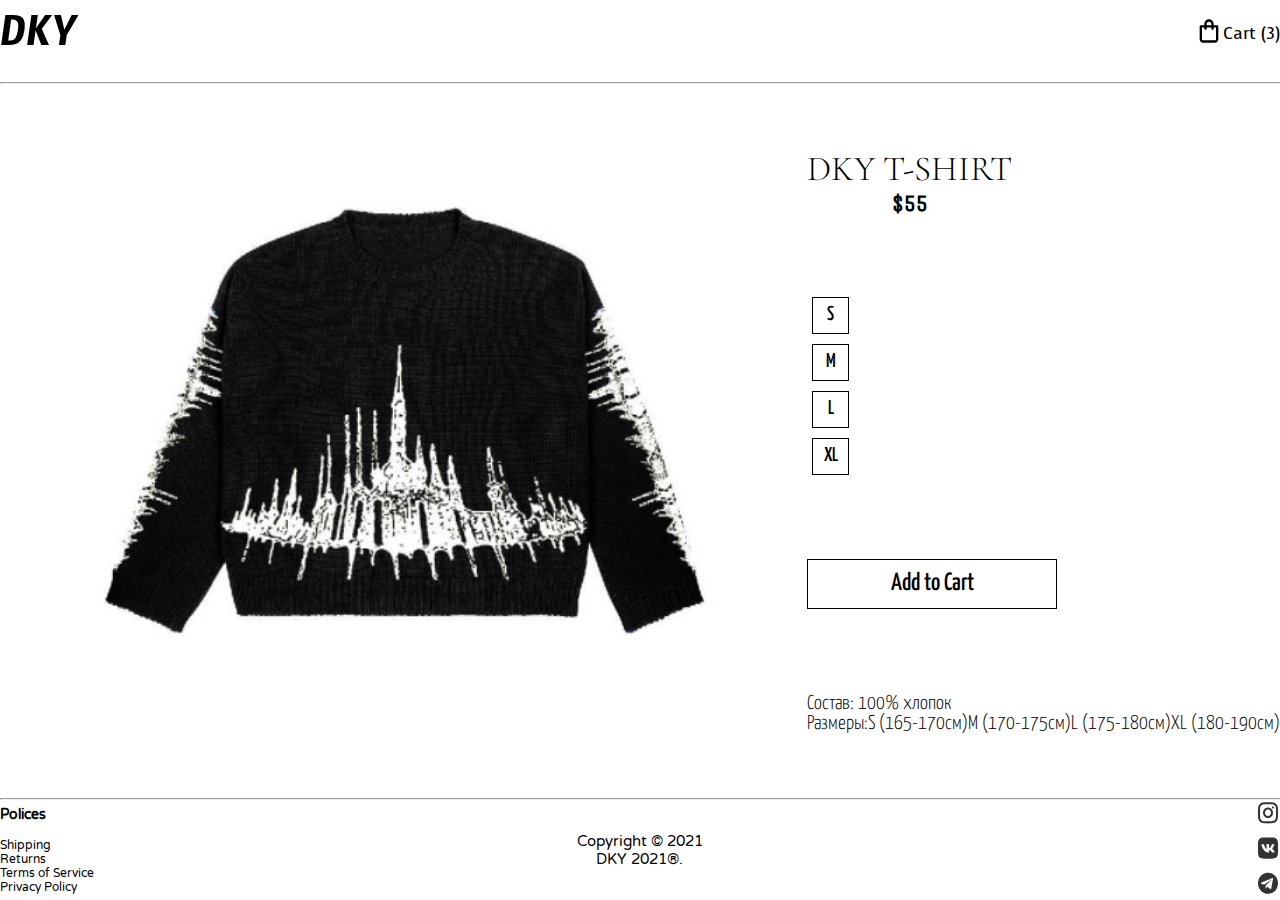
<file: 8.html>
<!DOCTYPE html>
<html>
<head>
    <meta charset='utf-8'>
    <meta http-equiv='X-UA-Compatible' content='IE=edge'>
    <title>DKY</title>
    <link type="image/x-icon" rel="shortcut icon" href="img/favicon.ico">
    <link href="https://fonts.googleapis.com/css2?family=Varela+Round&display=swap" rel="stylesheet">
    <link href="https://fonts.googleapis.com/css2?family=Voces&display=swap" rel="stylesheet">
    <link href="https://fonts.googleapis.com/css2?family=Volkhov:wght@700&display=swap" rel="stylesheet">
    <link href="https://fonts.googleapis.com/css2?family=Timmana&display=swap" rel="stylesheet">
    <link href="https://fonts.googleapis.com/css2?family=Unica+One&display=swap" rel="stylesheet">
    <link href="https://fonts.googleapis.com/css2?family=Volkhov:wght@400;700&display=swap" rel="stylesheet">
    <link href="https://fonts.googleapis.com/css2?family=Yanone+Kaffeesatz:wght@200;300;400;500;600&display=swap" rel="stylesheet">
    <link href="https://fonts.googleapis.com/css2?family=Cormorant+Garamond:wght@300;700&display=swap" rel="stylesheet">
    <meta name='viewport' content='width=device-width, initial-scale=1'>
    <link rel='stylesheet' type='text/css' media='screen' href='css/style.css'>
</head>
<body class="fadeIn" style="overflow-x: hidden;">
    <div class="wrapper">
    
        <header class="header">
               <a href="index.html"><div class="logo block__element">DKY</div></a> 
<div class="cart block__element">
  <a href="#" class="box-btn"><img class="cart-logo button1" src="img/bag.svg"></a>
     Cart (3)
</div>

        </header>
        <hr>

        <div class="content">
<div class="main">
  <div class="img-tovar"><img class="tovar" src="img/tovar8.jpg"></div>
    <div class="box">
      <div class="box-2">
        <div class="name">DKY T-SHIRT 
          <div class="name-price">$55</div>
        </div>
        </div>

          <div class="sizes">
              <div class="size-box"><li>S</li></div>
              <div class="size-box"><li>M</li></div>
              <div class="size-box"><li>L</li></div>
              <div class="size-box-xl"><li>XL</li></div>
            </div>

            <div class="purchase"><a href="#" class="box-btn"><button class="buy">Add to Cart</button></a></div>
            <div class="opis">
            <div class="opis1">Состав: 100% хлопок</div>
              <div class="opis2">
                <div class="size-2">Размеры:</div>
                <div class="size-2">S (165-170см)</div>
                <div class="size-2">M (170-175см)</div>
                <div class="size-2">L (175-180см)</div>
                <div class="size-2">XL (180-190см)</div>
                
              </div>
            </div>
            </div>
        </div>
      </div>
     










<hr>
<div class="footer">
    <div class="block__row">
      <div class="block__element block__element_1">
        <div class="block__content">
            <h3>Polices</h3>
            <li>Shipping</li>
            <li>Returns</li>
            <li>Terms of Service</li>
            <li>Privacy Policy</li>
        </div>
      </div>
      <div class="block__element block__element_2">
        <div class="block__content"><li class="myaa">Copyright © 2021<li>
          <li class="myaa">DKY 2021®.</li>
        </div>
      </div>
      <div class="block__element block__element_3">
        <div class="block__content"><a href="https://vk.com/away.php?utf=1&to=https%3A%2F%2Finstagram.com%2Fodpixelme%3Figshid%3DYmMyMTA2M2Y%3D"><img class="social" src="img/inst.svg"></a>
            <a href="https://vk.com/lublybebry"><img class="social" src="img/vk.svg"></a>
            <a href="http://site.ru"><img class="social" src="img/telegram.svg"></a></div>
      </div>
    </div>

    </div>
    </div>


    <div class="popup__overlay hidden fadeIn">
      <div class="order-form">
        <div class="close"><img class="close-x" src="img/close.png"></div>
        <div class="items">
        <div class="item-img"><img class="cart-img"src="img/cart1.svg"></div>
        <div class="item-name">DKY T-SHIRT  </div>
        <div class="item-price">
          <li>Price</li>
          <li>$55.00</li>
        </div>
        <div class="item-quantity">
          <li>Quantity</li>
           <div class="quantity">
            <button class="button plus" onclick="plus()" data-id="abc">+</button>
            <input type="text" id="someInputId" value="1"/>
              <button class="button minus" onclick="minus()" data-id="abc">-</button>
           </div>
        </div>
        <div class="item-size">
          <li>Size</li>
          <li>S</li>
        </div>
      </div> 
      <div class="items">
        <div class="item-img"><img class="cart-img"src="img/cart1.svg"></div>
        <div class="item-name">DKY T-SHIRT  </div>
        <div class="item-price">
          <li>Price</li>
          <li>$55.00</li>
        </div>
        <div class="item-quantity">
          <li>Quantity</li>
           <div class="quantity">
            <button class="button plus" onclick="plus1()" data-id="abcd">+</button>
            <input type="text" id="someInputId2" value="1"/>
            <button class="button minus" onclick="minus1()" data-id="abcd">-</button>
           </div>
        </div>
        <div class="item-size">
          <li>Size</li>
          <li>M</li>
        </div>
      </div>
      <div class="items">
        <div class="item-img"><img class="cart-img"src="img/cart1.svg"></div>
        <div class="item-name">DKY T-SHIRT  </div>
        <div class="item-price">
          <li>Price</li>
          <li>$55.00</li>
        </div>
        <div class="item-quantity">
          <li>Quantity</li>
           <div class="quantity">
            <button class="button plus" onclick="plus2()" data-id="abcdf">+</button>
            <input type="text" id="someInputId3" value="1"/>
            <button class="button minus" onclick="minus2()" data-id="abcdf">-</button>
           </div>
        </div>
        <div class="item-size">
          <li>Size</li>
          <li>L</li>
        </div>
      </div>
      <div class="bottom_menu_cart">
        <div class="total">Total 165.00$</div>
        <div class="offer_button"><a href="order.html" class="box-btn"><button class="buy2">Buy</button></a></div>
      </div>
    </div>
  </div>
    <script src="script/script.js"></script>
</body>
</html>
</file>
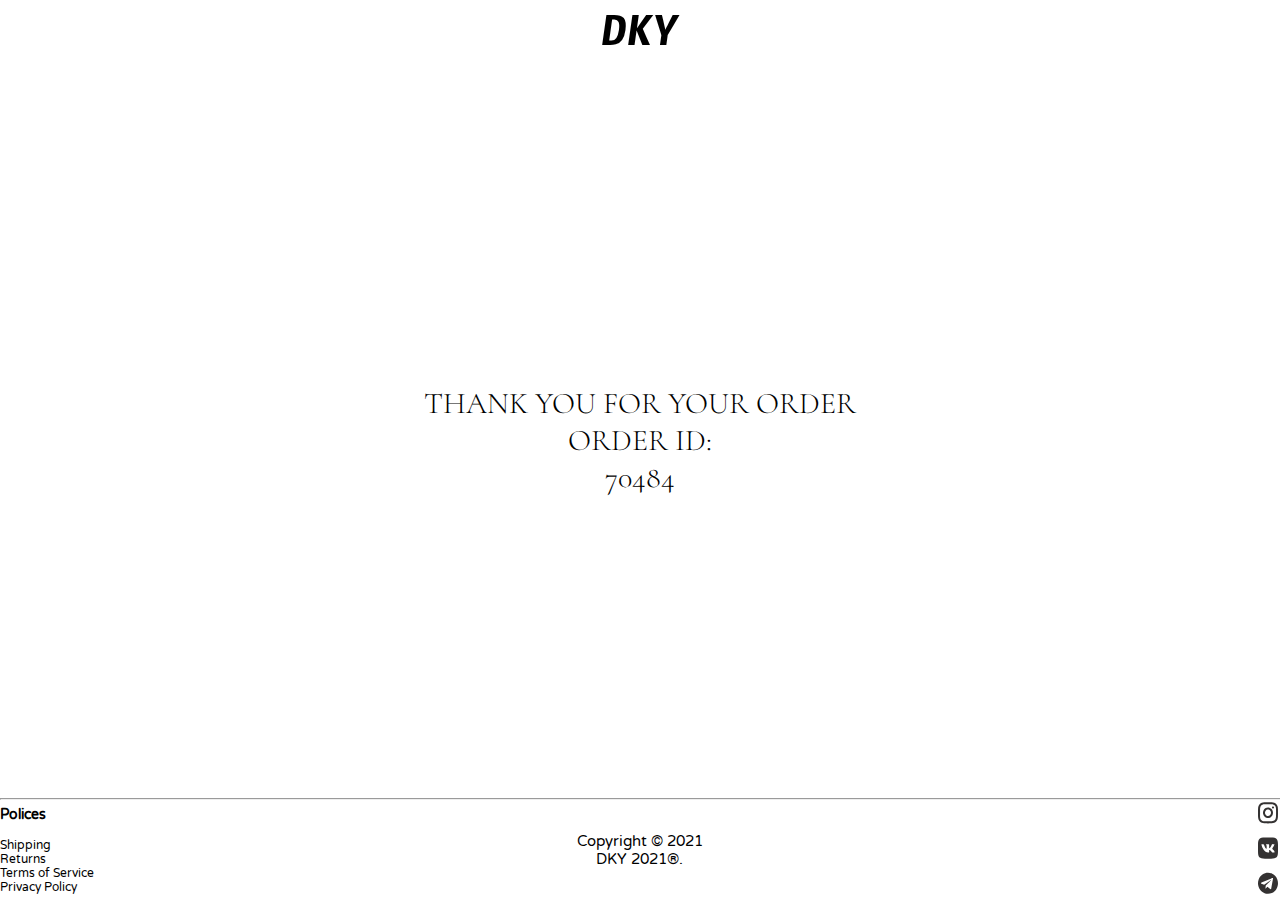
<file: order.html>
<!DOCTYPE html>
<html lang="en">
<head>
    <meta charset="UTF-8">
    <meta http-equiv="X-UA-Compatible" content="IE=edge">
    <meta name="viewport" content="width=device-width, initial-scale=1.0">
    <link rel='stylesheet' type='text/css' media='screen' href='css/style.css'>
    <link type="image/x-icon" rel="shortcut icon" href="img/favicon.ico">
    <link href="https://fonts.googleapis.com/css2?family=Martel:wght@200;300;400;600;700;800&display=swap" rel="stylesheet">
    <link href="https://fonts.googleapis.com/css2?family=Cormorant+Garamond:wght@300;700&display=swap" rel="stylesheet">
    <link href="https://fonts.googleapis.com/css2?family=Roboto:ital,wght@0,100;0,300;0,400;0,500;0,700;0,900;1,100;1,300;1,400;1,500;1,700;1,900&display=swap" rel="stylesheet">
    <link href="https://fonts.googleapis.com/css2?family=Volkhov:wght@700&display=swap" rel="stylesheet">
    <link href="https://fonts.googleapis.com/css2?family=Timmana&display=swap" rel="stylesheet">
    <link href="https://fonts.googleapis.com/css2?family=Unica+One&display=swap" rel="stylesheet">
    <link href="https://fonts.googleapis.com/css2?family=Varela+Round&family=Volkhov:wght@700&display=swap" rel="stylesheet">
    <title>ORDER</title>
</head>
<body>
    <div class="wrapper">
        <div class="header2">
<div class="logo"><a href=index.html>DKY</a></div>
</div>

<div class="order">
    <div class="order_ty">THANK YOU FOR YOUR ORDER</div>
    <div class="order_id_text">ORDER ID: </div>
    <div class="order_id">THANK YOU FOR YOUR ORDER</div>
    </div>
<hr>
<div class="block__row">
    <div class="block__element block__element_1">
      <div class="block__content">
          <h3>Polices</h3>
          <li>Shipping</li>
          <li>Returns</li>
          <li>Terms of Service</li>
          <li>Privacy Policy</li>
      </div>
    </div>
    
    <div class="block__element block__element_2">
      <div class="block__content"><li class="myaa">Copyright © 2021<li>
        <li class="myaa">DKY 2021®.</li>
      </div>
    </div>
    <div class="block__element block__element_3">
      <div class="block__content"><a href="https://vk.com/away.php?utf=1&to=https%3A%2F%2Finstagram.com%2Fodpixelme%3Figshid%3DYmMyMTA2M2Y%3D"><img class="social" src="img/inst.svg"></a>
          <a href="https://vk.com/lublybebry"><img class="social" src="img/vk.svg"></a>
          <a href="http://site.ru"><img class="social" src="img/telegram.svg"></a></div>
    </div>
  </div>
</div>

    <script src="script/order.js"></script>
</body>
</html>
</file>
<file: css/style.css>
html,
body {
    margin: 0;
    padding: 0;
    height: 100%;
    width: 100%;
    display: flex;
    flex-direction: column;
    cursor: url('cursors/cursor.png'), auto;

}


.free-shipping-box {
    display: flex;
    width: 100%;
    padding: 10px 0;
    position: relative;
    justify-content: center;
    align-items: center;
    background-color: #484545;
    font-size: 20px;
    font-family: 'Unica One';
    font-style: normal;
    font-weight: 400;
}

.wrapper {
    display: flex;
    flex-direction: column;
    height: 100%;
    width: 100%;
    max-width: 1440px;
    margin: 0 auto;
  }

  .header {
      display: flex;
      align-items: center;
      justify-content: space-between;
      
  }
  .header2{
    display: flex;
    align-items: center;
    justify-content: center;
    
}
  
  .none {
     color: white;
  }

  .logo {
    display: flex;
    justify-content: flex-start;
    align-items: center;
    font-family: 'Timmana';
    font-style: normal;
    font-weight: 400;
    font-size: 50px;
}

  .cart {
      display: flex;
      align-items: center;
      margin-bottom: 15px;;
      justify-content: flex-end;
      font-family: 'Voces';
    font-style: normal;
    font-weight: 400;
    font-size: 17px;

  }

  .catalog {
      display: flex;
  }
  .card-image>img {
      border-radius: 30px;
    
  }

  .card-wrapper {
      display: flex;
      justify-content: center;
      flex-direction: column;
      align-items: center;
      flex-wrap: wrap;
      padding-bottom: 20px;
  }
  .cart-text {
      display: flex;
      justify-content: center;
      font-size: 27px;
      font-family: 'Cormorant Garamond';
      font-weight: 300;
      padding-top: 10px;
      padding-bottom: 3px;
  }
  .cart-price {
    font-family: 'Unica One';
      font-weight: 700;
      font-size: 20px;
  }
  
  .catalog {
      display: flex;;
      justify-content: space-between;
      flex-wrap: wrap;
  }




li {
   list-style: none;
}


/* flex-контейнер */
.block__row{
display:flex;
flex: 0 0 auto;
}

/* flex-элемент */
.block__element{

flex: 0 1 33.333%;
}

/* flex-элемент №1 */
.block__element_1{
    display: flex;
    justify-content: center;
    flex-direction: column;
    font-family: 'Varela Round';
font-style: normal;
font-weight: 400;
font-size: 12px;

}

/* flex-элемент №2 */
.block__element_2{
    display: flex;
    justify-content: center;
    align-items: center;
    font-family: 'Varela Round';
font-style: normal;
font-weight: 400;
font-size: 15px;
    
}

/* flex-элемент №3 */
.block__element_3{
    display: flex;
    align-items: center;
    justify-content: end;
}

/* контент */
.block__content{
    display: flex;;
    flex-direction: column;
 
}

a:nth-child(2) {
 margin-top: 5px;
 margin-bottom: 5px;
 color: red;;
}

h3 {
    margin-top: 0;
}

.card-wrapper {
    transition-duration: 0.3s;
  }
  .card-wrapper>.card-image>img {
    transition-duration: 0.3s;
  }
  .card-wrapper:hover {
    transition-duration: 0.3s;
    transform: translateY(-10px);
  }
  
  .card-wrapper>img:hover{
    transition-duration: 0.3s;
  }

  .block__row {
      display: flex;
    flex: 0 0 auto; 
  }

  .main {
      display: flex;
      flex: 1 0 auto;
  }
  
  .box {
      display: flex;
      flex-direction: column;
      justify-content: space-evenly;
  }

  .name-price {
      display: flex;;
      justify-content: center;
      align-items: center;
      flex-direction: column;
      font-family: 'Unica One';
    font-weight: 1000;
    font-size: 23px;  
  }

  .sizes {
      display: flex;
      flex-direction: column;
      align-items: flex-start;
      padding-top: 10px;
      font-family: 'Yanone Kaffeesatz';
    font-weight: 500;
    font-size: 20px;
  }

.size-box {
    display: flex;
    justify-content: center;
    align-items: center;
    border: 1px solid black;
    margin: 5px;
    height: 35px;
    width: 35px;
    transition: background-color 0.3s ease-out,
    border 0.3s ease-out,
    color 0.3s ease-out;
}

.size-box:active,
.size-box:hover {
    display: flex;
    justify-content: center;
    align-items: center;
    border: 1px solid black;
    transition: background-color 0.3s ease-in,
    border-color 0.3s ease-in,
    color 0.3s ease-in;
    margin: 5px;
    height: 35px;
    width: 35px;
    background-color: black;
    color: white;
}

.size-box-xl {
  display: flex;
  justify-content: center;
  align-items: center;
  border: 1px solid black;
  margin: 5px 0px 5px 5px;
  height: 35px;
  width: 35px;
  transition: background-color 0.3s ease-out,
  border 0.3s ease-out,
  color 0.3s ease-out;
}

.size-box-xl:active,
.size-box-xl:hover {
  display: flex;
  justify-content: center;
  align-items: center;
  border: 1px solid black;
  transition: background-color 0.3s ease-in,
  border-color 0.3s ease-in,
  color 0.3s ease-in;
  margin: 5px 0px 5px 5px;
  height: 35px;
  width: 35px;
  background-color: black;
  color: white;
}



.purchase {
    display: flex;
    padding-top: 10px;
}
.name {
    display: flex;
    justify-content: flex-start;
    align-items: center;
    flex-direction: column;
    font-family: 'Cormorant Garamond';
    font-weight: 300;
    font-size: 35px;
    flex: 0 0 auto;
}
.buy {
    display: flex;
    margin: 5px 0px 5px 0px;
    justify-content: center;
    align-items: center;
    font-family: 'Yanone Kaffeesatz';
    font-weight: 500;
    font-size: 25px;
}

.buy {
    background-color: white;
    color: black;
    border: 1px solid black;
    text-align: center;
    outline: none;
    text-decoration: none;
    transition: background-color 0.2s ease-out,
      border-color 0.2s ease-out,
      color 0.2s ease-out;
    font-size: 25px;
    width: 250px;
    height: 50px;
    padding: 0px;
  }
  
  .buy:hover,
  .buy:active {
    background-color: black;
    border-color: #fff;
    color: white;
    transition: background-color 0.3s ease-in,
      border-color 0.3s ease-in,
      color 0.3s ease-in;
    font-size: 25px;

  }
.opis1 {
    padding-top: 15px;
    flex-direction: row;
    flex-wrap: wrap;
    display: flex;
      flex-direction: row;
      align-items: flex-start;
      font-family: 'Yanone Kaffeesatz';
    font-weight: 300;
    font-size: 20px;
    flex-wrap: wrap;
}
  .opis2 {
      display: flex;
      flex-direction: row;
      align-items: flex-start;
      font-family: 'Yanone Kaffeesatz';
    font-weight: 300;
    font-size: 20px;
    flex-wrap: wrap;
  }

  .box-2 {
      display: flex ;
  }

  
  
  
.content {
    display: flex;
    flex: 1 0 auto;
}

.footer {
    flex: 0 0 auto;
}

hr {
    width: 100%;
    color: black;
    margin: 0;
    z-index: 9999;
}

a {
    text-decoration: none;
    outline: none ;
    color: inherit;
    margin: 0;
    padding: 0;
}

   .fadeIn {
  -webkit-animation-name: fadeIn;
  animation-name: fadeIn;
  -webkit-animation-duration: 3s;
  animation-duration: 3s;
  -webkit-animation-fill-mode: both;
  animation-fill-mode: both;
  }
  @-webkit-keyframes fadeIn {
  0% {opacity: 0;}
  100% {opacity: 1;}
  }
  @keyframes fadeIn {
  0% {opacity: 0;}
  100% {opacity: 1;}
  }

  

  /*------------Форма заказа ---------------- */
.popup__overlay {
  position: fixed;
  z-index: 10000;
  left: 0;
  top: 0;
  width: 100%;
  height: 100%;
  background: rgba(0, 0, 0, .7);
  text-align: center
}

.order-form {
    background: rgb(255, 255, 255);
    border-radius: 14px;
    border: 1px solid black;
    box-shadow: 1px 0px 5px rgb(125, 125, 125);
    display: flex;
    padding: 20px;
    margin: 100px auto;
    max-width: 800px;
}



.hidden {
    display: none;
}


  
.for_body {
  overflow: hidden;
}


.item-list1 {
  display: flex;
  background-color: black;
}

.cart-img {
  display: flex;
}



.order-form {
  display: flex;
  flex-direction: column;
}

.items {
  display: flex;
  justify-content: space-between;
  padding-top: 30px;

}

.close {
  display: flex;
  justify-content: flex-end;
  cursor: pointer;
}

#someInputId,
#someInputId2,
#someInputId3 {
  display: flex;
  max-width: 10px;
  text-decoration: none;
  justify-content: center;
  align-items: center;
  text-align: center;
}

.item-quantity {
  display: flex;
  flex-direction: column;
}

.quantity {
  display: flex;
}


button {
  padding: 0;
  border: none;
  font: inherit;
  color: inherit;
  background-color: transparent;
  margin-left: 10px;
  margin-right: 10px;
}

input {
  border: 0;
}

.wrapper-1 {
  display: flex;
  flex-direction: column;
  height: 100%;
  max-width: 1440px;
  margin: 0 auto;
}

                        
@-webkit-keyframes fadeInDown {
  0% {
    opacity: 0;
    -webkit-transform: translate3d(0, -100%, 0);
            transform: translate3d(0, -100%, 0);
  }

  100% {
    opacity: 1;
    -webkit-transform: none;
            transform: none;
  }
}

@keyframes fadeInDown {
  0% {
    opacity: 0;
    -webkit-transform: translate3d(0, -100%, 0);
            transform: translate3d(0, -100%, 0);
  }

  100% {
    opacity: 1;
    -webkit-transform: none;
            transform: none;
  }
}

.fadeInDown {
  -webkit-animation-name: fadeInDown;
          animation-name: fadeInDown;
          -webkit-animation-duration: 1s;
          animation-duration: 1s;
          -webkit-animation-fill-mode: both;
          animation-fill-mode: both;
}



    
    
@-webkit-keyframes slideInUp {
  0% {
    -webkit-transform: translateY(100%);
            transform: translateY(100%);
    visibility: visible;
  }

  100% {
    -webkit-transform: translateY(0);
            transform: translateY(0);
  }
}

@keyframes slideInUp {
  0% {
    -webkit-transform: translateY(100%);
            transform: translateY(100%);
    visibility: visible;
  }

  100% {
    -webkit-transform: translateY(0);
            transform: translateY(0);
  }
}

.slideInUp {
  -webkit-animation-name: slideInUp;
          animation-name: slideInUp;
          -webkit-animation-duration: 1s;
          animation-duration: 1s;
          -webkit-animation-fill-mode: both;
          animation-fill-mode: both;
}




.order {
  display: flex;
  justify-content: center;
  align-items: center;
  height: 100%;
  flex-direction: column;
  font-family: 'Cormorant Garamond';
    font-weight: 300;
    font-size: 30px;
}

.item-name {
  font-family: 'Cormorant Garamond';
  font-size: 25px;
}

.hide {
  opacity: 0;
}


.fadeInUp {
  -webkit-animation-name: fadeInUp;
  animation-name: fadeInUp;
  -webkit-animation-duration: 1s;
  animation-duration: 1s;
  -webkit-animation-fill-mode: both;
  animation-fill-mode: both;
  }
  @-webkit-keyframes fadeInUp {
  0% {
  opacity: 0;
  -webkit-transform: translate3d(0, 100%, 0);
  transform: translate3d(0, 100%, 0);
  }
  100% {
  opacity: 1;
  -webkit-transform: none;
  transform: none;
  }
  }
  @keyframes fadeInUp {
  0% {
  opacity: 0;
  -webkit-transform: translate3d(0, 100%, 0);
  transform: translate3d(0, 100%, 0);
  }
  100% {
  opacity: 1;
  -webkit-transform: none;
  transform: none;
  }
  } 

  .fadeInLeft {
    -webkit-animation-name: fadeInLeft;
    animation-name: fadeInLeft;
    -webkit-animation-duration: 1s;
    animation-duration: 1s;
    -webkit-animation-fill-mode: both;
    animation-fill-mode: both;
    }
    @-webkit-keyframes fadeInLeft {
    0% {
    opacity: 0;
    -webkit-transform: translate3d(-100%, 0, 0);
    transform: translate3d(-100%, 0, 0);
    }
    100% {
    opacity: 1;
    -webkit-transform: none;
    transform: none;
    }
    }
    @keyframes fadeInLeft {
    0% {
    opacity: 0;
    -webkit-transform: translate3d(-100%, 0, 0);
    transform: translate3d(-100%, 0, 0);
    }
    100% {
    opacity: 1;
    -webkit-transform: none;
    transform: none;
    }
    } 
    .fadeOut {
      -webkit-animation-name: fadeOut;
      animation-name: fadeOut;
      -webkit-animation-duration: 1s;
      animation-duration: 1s;
      -webkit-animation-fill-mode: both;
      animation-fill-mode: both;
      }
      @-webkit-keyframes fadeOut {
      0% {opacity: 1;}
      100% {opacity: 0;}
      }
      @keyframes fadeOut {
      0% {opacity: 1;}
      100% {opacity: 0;}
      } 

      .offer_button {
        display: flex;
        justify-content: flex-end;
      }

      .buy2 {
        display: flex;
        margin: 3px;
        justify-content: center;
        align-items: center;
        font-family: 'Yanone Kaffeesatz';
        font-weight: 500;
    }
    
    .buy2 {
        background-color: white;
        color: black;
        border: 1px solid black;
        text-align: center;
        outline: none;
        text-decoration: none;
        transition: background-color 0.2s ease-out,
          border-color 0.2s ease-out,
          color 0.2s ease-out;
        font-size: 20px;
        width: 150px;
        height: 30px;
        padding: 0px;
      }


      .buy2:hover,
      .buy2:active {
        background-color: black;
        border-color: #fff;
        color: white;
        transition: background-color 0.3s ease-in,
          border-color 0.3s ease-in,
          color 0.3s ease-in;
        font-size: 20px;
    
      }


      .img-tovar {
        display: flex;
        flex: 1 0 auto;
        justify-content: center;
      }

//* Index Media *//

      @media screen and (max-width: 637px) {
        .catalog {
          justify-content: center;
        }
        .tovar {
          max-width: 300px;
        }
      }

//* Курсор *//
    img {
      cursor: url('cursors/cursor.png'), auto;
    }


    //* Tovar Media *//

    @media screen and (max-width: 1440px) {
      .wrapper {
        min-width: 1024px;
      }
    }

    @media screen and (max-width: 1204px) {
      .opis {
        max-width: 300px;
      }
    }
  

    @media screen and (max-width: 1024px) {
      .main {
        flex-direction: column;
        justify-content: center;
        align-items: center;
      }
      .wrapper {
        min-width: 786px;
      }
      .box-2 {
        justify-content: center
      }
      .sizes {
        flex-direction: row;
        justify-content: center;
      }
      .purchase {
        justify-content: center;
      }
      .opis1 {
        justify-content: center;
      }
      .opis2 {
        justify-content: center;
      }
      .opis {
        padding-bottom: 15px;
      }
    }

@media screen and  (max-width: 785px) {
  .wrapper {
    min-width: 300px;
  }
  .img-tovar{
    max-width: 400px;
    max-height: 380px;
  }
  .buy {
    width: 200px;
  }
}



    @media screen and (max-width: 750px) {
      .main {
        justify-content: center;
        flex-direction: column;
      }
    }


.tovar {
  max-width: 700px;
  width: 100%;
  height: 100%;
}

.size-2 {
  display: flex;
}


.opis {
  display: flex;
  flex-direction: column;
}

.total {
  display: flex;
  align-items: center;
  padding-left: 10px;
}

.bottom_menu_cart {
  display: flex;
  justify-content: space-between;
}


.item-price,
.item-quantity,
.item-size,
.total {
  font-family: 'Yanone Kaffeesatz';
  font-size: 17px;
}





@media screen and (max-width: 433px) {
  .order_ty{
    font-size: 25px;
  }
  .order_id_text {
    font-size: 25px;
  }
  .order_id {
    font-size: 25px;
  }
}



@media screen and (max-width: 638px) {
  .catalog {
    justify-content: center;
  }
}
  
.myaa {
  display: flex;
  justify-content: center;
}
</file>
